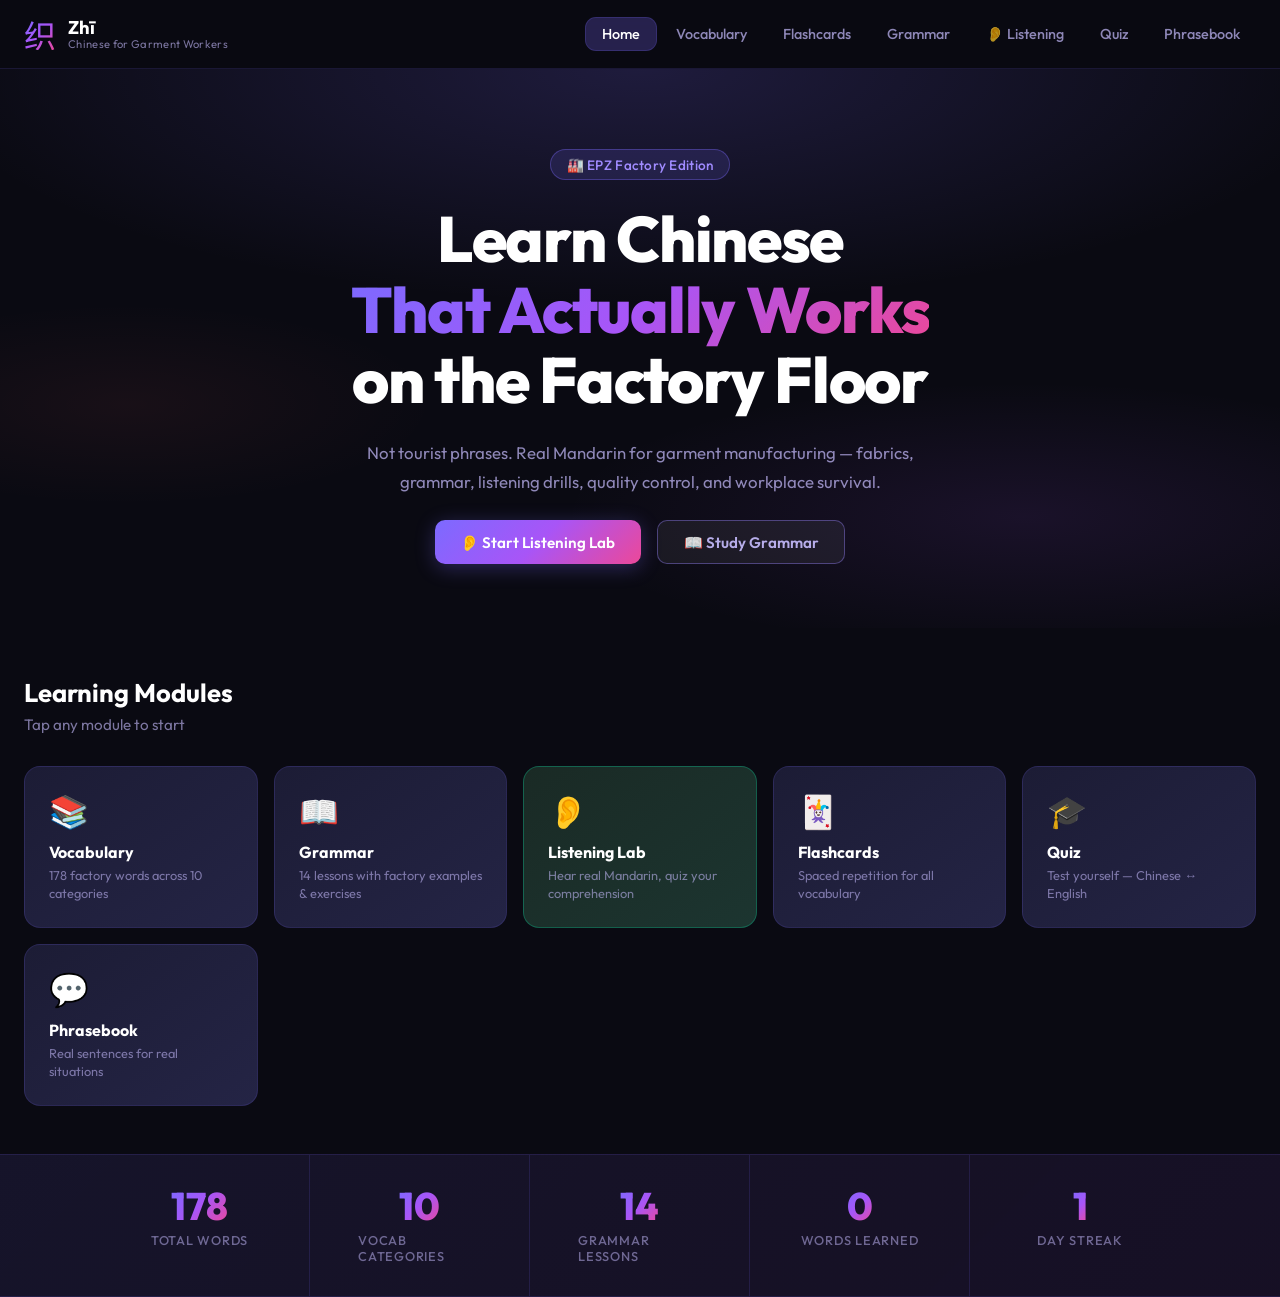
<file: index.html>
<!DOCTYPE html>
<html lang="en">
<head>
  <meta charset="UTF-8" />
  <meta name="viewport" content="width=device-width, initial-scale=1.0" />
  <title>织 Zhī | Chinese for the Garment Industry</title>
  <meta name="description" content="Learn Mandarin Chinese vocabulary, grammar, and listening for the garment and textile industry." />
  <link rel="preconnect" href="https://fonts.googleapis.com" />
  <link rel="preconnect" href="https://fonts.gstatic.com" crossorigin />
  <link href="https://fonts.googleapis.com/css2?family=Outfit:wght@300;400;500;600;700;800&family=Noto+Sans+SC:wght@300;400;500;700&display=swap" rel="stylesheet" />
  <link rel="stylesheet" href="styles.css" />
</head>
<body>
  <header class="site-header">
    <div class="header-inner">
      <div class="logo">
        <span class="logo-char">织</span>
        <div class="logo-text">
          <span class="logo-title">Zhī</span>
          <span class="logo-sub">Chinese for Garment Workers</span>
        </div>
      </div>
      <nav class="header-nav" id="main-nav">
        <button class="nav-btn active" data-view="home">Home</button>
        <button class="nav-btn" data-view="vocabulary">Vocabulary</button>
        <button class="nav-btn" data-view="flashcards">Flashcards</button>
        <button class="nav-btn" data-view="grammar">Grammar</button>
        <button class="nav-btn" data-view="listening">👂 Listening</button>
        <button class="nav-btn" data-view="quiz">Quiz</button>
        <button class="nav-btn" data-view="phrasebook">Phrasebook</button>
      </nav>
      <button class="hamburger" id="hamburger" aria-label="Toggle menu">
        <span></span><span></span><span></span>
      </button>
    </div>
  </header>

  <main id="app">

    <!-- ═══════════════════════════════════════ HOME ══════════════════════════ -->
    <section class="view active" id="view-home">
      <div class="hero">
        <div class="hero-bg"></div>
        <div class="hero-content">
          <p class="hero-badge">🏭 EPZ Factory Edition</p>
          <h1 class="hero-title">
            Learn Chinese<br />
            <span class="gradient-text">That Actually Works</span><br />
            on the Factory Floor
          </h1>
          <p class="hero-desc">
            Not tourist phrases. Real Mandarin for garment manufacturing — fabrics, grammar,
            listening drills, quality control, and workplace survival.
          </p>
          <div class="hero-actions">
            <button class="btn btn-primary" onclick="switchView('listening')">👂 Start Listening Lab</button>
            <button class="btn btn-ghost" onclick="switchView('grammar')">📖 Study Grammar</button>
          </div>
        </div>
      </div>
      <div class="section">
        <h2 class="section-title">Learning Modules</h2>
        <p class="section-sub">Tap any module to start</p>
        <div class="module-grid" id="module-grid">
          <div class="module-card" onclick="switchView('vocabulary')">
            <div class="module-icon">📚</div>
            <div class="module-name">Vocabulary</div>
            <div class="module-desc">178 factory words across 10 categories</div>
          </div>
          <div class="module-card" onclick="switchView('grammar')">
            <div class="module-icon">📖</div>
            <div class="module-name">Grammar</div>
            <div class="module-desc">14 lessons with factory examples & exercises</div>
          </div>
          <div class="module-card module-card--highlight" onclick="switchView('listening')">
            <div class="module-icon">👂</div>
            <div class="module-name">Listening Lab</div>
            <div class="module-desc">Hear real Mandarin, quiz your comprehension</div>
          </div>
          <div class="module-card" onclick="switchView('flashcards')">
            <div class="module-icon">🃏</div>
            <div class="module-name">Flashcards</div>
            <div class="module-desc">Spaced repetition for all vocabulary</div>
          </div>
          <div class="module-card" onclick="switchView('quiz')">
            <div class="module-icon">🎓</div>
            <div class="module-name">Quiz</div>
            <div class="module-desc">Test yourself — Chinese ↔ English</div>
          </div>
          <div class="module-card" onclick="switchView('phrasebook')">
            <div class="module-icon">💬</div>
            <div class="module-name">Phrasebook</div>
            <div class="module-desc">Real sentences for real situations</div>
          </div>
        </div>
      </div>
      <div class="stats-banner">
        <div class="stat-item">
          <span class="stat-number" id="stat-total">0</span>
          <span class="stat-label">Total Words</span>
        </div>
        <div class="stat-item">
          <span class="stat-number" id="stat-categories">0</span>
          <span class="stat-label">Vocab Categories</span>
        </div>
        <div class="stat-item">
          <span class="stat-number" id="stat-grammar">14</span>
          <span class="stat-label">Grammar Lessons</span>
        </div>
        <div class="stat-item">
          <span class="stat-number" id="stat-learned">0</span>
          <span class="stat-label">Words Learned</span>
        </div>
        <div class="stat-item">
          <span class="stat-number" id="stat-streak">0</span>
          <span class="stat-label">Day Streak</span>
        </div>
      </div>
    </section>

    <!-- ══════════════════════════════════ VOCABULARY ═════════════════════════ -->
    <section class="view" id="view-vocabulary">
      <div class="vocab-header">
        <h2>Vocabulary</h2>
        <div class="vocab-controls">
          <div class="search-wrap">
            <svg class="search-icon" viewBox="0 0 24 24" fill="none" stroke="currentColor" stroke-width="2"><circle cx="11" cy="11" r="8"/><path d="m21 21-4.35-4.35"/></svg>
            <input type="text" id="vocab-search" placeholder="Search words..." class="search-input" />
          </div>
          <select id="category-filter" class="select-input">
            <option value="all">All Categories</option>
          </select>
        </div>
      </div>
      <div class="category-tabs" id="category-tabs">
        <button class="cat-tab active" data-cat="all">All</button>
      </div>
      <div class="vocab-grid" id="vocab-grid"></div>
    </section>

    <!-- ═══════════════════════════════════ FLASHCARDS ════════════════════════ -->
    <section class="view" id="view-flashcards">
      <div class="fc-header">
        <h2>Flashcards</h2>
        <div class="fc-controls">
          <select id="fc-category" class="select-input">
            <option value="all">All Categories</option>
          </select>
          <button class="btn btn-sm" id="fc-shuffle">🔀 Shuffle</button>
        </div>
      </div>
      <div class="fc-progress-wrap">
        <div class="fc-progress-bar"><div class="fc-progress-fill" id="fc-progress-fill"></div></div>
        <span class="fc-progress-text" id="fc-progress-text">0 / 0</span>
      </div>
      <div class="fc-area">
        <div class="flashcard" id="flashcard" tabindex="0">
          <div class="flashcard-inner" id="flashcard-inner">
            <div class="flashcard-front">
              <div class="fc-category-label" id="fc-cat-label"></div>
              <div class="fc-chinese" id="fc-chinese"></div>
              <div class="fc-pinyin" id="fc-pinyin"></div>
              <button class="fc-speak-btn" id="fc-speak-btn" aria-label="Hear pronunciation">🔊 Hear pronunciation</button>
              <div class="fc-hint">Tap card to flip</div>
            </div>
            <div class="flashcard-back">
              <div class="fc-english" id="fc-english"></div>
              <div class="fc-example" id="fc-example"></div>
              <div class="fc-example-pinyin" id="fc-example-pinyin"></div>
            </div>
          </div>
        </div>
        <div class="fc-nav">
          <button class="btn btn-ghost btn-icon" id="fc-prev" aria-label="Previous">
            <svg viewBox="0 0 24 24" fill="none" stroke="currentColor" stroke-width="2.5"><path d="M15 18l-6-6 6-6"/></svg>
          </button>
          <div class="fc-feedback">
            <button class="btn-feedback hard" id="fc-hard">😬 Hard</button>
            <button class="btn-feedback ok" id="fc-ok">👍 Got it</button>
            <button class="btn-feedback easy" id="fc-easy">🎯 Easy</button>
          </div>
          <button class="btn btn-ghost btn-icon" id="fc-next" aria-label="Next">
            <svg viewBox="0 0 24 24" fill="none" stroke="currentColor" stroke-width="2.5"><path d="M9 18l6-6-6-6"/></svg>
          </button>
        </div>
      </div>
    </section>

    <!-- ════════════════════════════════════ GRAMMAR ══════════════════════════ -->
    <section class="view" id="view-grammar">
      <div class="grammar-layout">
        <!-- Sidebar: lesson list -->
        <aside class="grammar-sidebar" id="grammar-sidebar">
          <div class="grammar-sidebar-header">
            <h2>Grammar</h2>
            <p>14 lessons</p>
          </div>
          <div class="lesson-list" id="lesson-list"><!-- filled by JS --></div>
        </aside>
        <!-- Main: lesson content -->
        <div class="grammar-main" id="grammar-main">
          <div class="grammar-landing" id="grammar-landing">
            <div class="grammar-landing-icon">📖</div>
            <h2>Chinese Grammar for the Factory Floor</h2>
            <p>14 structured lessons, from basic word order to the 把 construction. Every example uses garment industry language so what you learn here you use immediately.</p>
            <button class="btn btn-primary" onclick="openLesson(1)">Start with Lesson 1 →</button>
          </div>
          <div class="grammar-lesson hidden" id="grammar-lesson"><!-- filled by JS --></div>
        </div>
      </div>
    </section>

    <!-- ══════════════════════════════════ LISTENING ══════════════════════════ -->
    <section class="view" id="view-listening">
      <!-- Set selection screen -->
      <div class="listen-wrapper" id="listen-set-select">
        <div class="listen-hero">
          <div class="listen-hero-icon">👂</div>
          <h2>Listening Lab</h2>
          <p>Hear real Mandarin — factory floor register — and test your comprehension. Audio is generated using Chinese text-to-speech built into your browser.</p>
          <div class="tts-check" id="tts-check">
            <span class="tts-dot" id="tts-dot"></span>
            <span id="tts-status">Checking audio support…</span>
          </div>
        </div>
        <div class="listen-sets-grid" id="listen-sets-grid"><!-- filled by JS --></div>
      </div>

      <!-- Active exercise screen -->
      <div class="listen-exercise hidden" id="listen-exercise">
        <div class="listen-ex-header">
          <button class="btn btn-ghost btn-sm" id="listen-back">← Back to Sets</button>
          <div class="listen-ex-meta">
            <span class="listen-ex-title" id="listen-ex-title"></span>
            <span class="listen-ex-counter" id="listen-ex-counter"></span>
          </div>
        </div>
        <div class="listen-ex-progress">
          <div class="listen-ex-progress-fill" id="listen-ex-prog-fill"></div>
        </div>

        <!-- Audio player card -->
        <div class="audio-card" id="audio-card">
          <div class="audio-wave" id="audio-wave">
            <span></span><span></span><span></span><span></span><span></span>
            <span></span><span></span><span></span><span></span><span></span>
          </div>
          <button class="audio-play-btn" id="audio-play-btn" aria-label="Play audio">
            <svg viewBox="0 0 24 24" fill="currentColor"><polygon points="5,3 19,12 5,21"/></svg>
          </button>
          <div class="audio-controls">
            <div class="speed-btns">
              <span class="speed-label">Speed:</span>
              <button class="speed-btn" data-rate="0.5">0.5×</button>
              <button class="speed-btn active" data-rate="0.8">0.8×</button>
              <button class="speed-btn" data-rate="1.0">1×</button>
            </div>
            <button class="btn btn-sm btn-ghost" id="audio-replay">↺ Replay</button>
          </div>
          <div class="audio-hint">Listen carefully, then choose your answer below</div>
        </div>

        <!-- Question & Choices -->
        <div class="listen-question-card" id="listen-question-card">
          <div class="listen-question-text" id="listen-question-text"></div>
          <div class="listen-choices" id="listen-choices"><!-- filled by JS --></div>
        </div>

        <!-- Reveal / Feedback -->
        <div class="listen-reveal hidden" id="listen-reveal">
          <div class="reveal-header" id="reveal-header"></div>
          <div class="reveal-body">
            <div class="reveal-cn" id="reveal-cn"></div>
            <div class="reveal-py" id="reveal-py"></div>
            <div class="reveal-en" id="reveal-en"></div>
          </div>
          <button class="btn btn-primary" id="listen-next-btn">Next →</button>
        </div>
      </div>

      <!-- Results screen -->
      <div class="listen-result hidden" id="listen-result">
        <div class="result-emoji" id="lr-emoji">🎉</div>
        <h2 class="result-title">Set Complete!</h2>
        <div class="result-score-wrap">
          <div class="result-score-circle">
            <span class="result-score-num" id="lr-score-num">0</span>
            <span class="result-score-den" id="lr-score-den">/ 0</span>
          </div>
        </div>
        <p class="result-msg" id="lr-msg"></p>
        <div class="result-actions">
          <button class="btn btn-primary" id="lr-retry">Retry Set</button>
          <button class="btn btn-ghost" onclick="showListenSets()">Try Another Set</button>
        </div>
      </div>
    </section>

    <!-- ════════════════════════════════════ QUIZ ═════════════════════════════ -->
    <section class="view" id="view-quiz">
      <div class="quiz-wrapper" id="quiz-wrapper">
        <div class="quiz-start" id="quiz-start">
          <div class="quiz-start-icon">🎓</div>
          <h2>Test Your Knowledge</h2>
          <p>Choose a category and test what you've learned.</p>
          <div class="quiz-options">
            <label>Category</label>
            <select id="quiz-category" class="select-input"><option value="all">All Categories</option></select>
            <label>Question Type</label>
            <div class="quiz-type-btns">
              <button class="type-btn active" data-type="cn-to-en">Chinese → English</button>
              <button class="type-btn" data-type="en-to-cn">English → Chinese</button>
            </div>
            <label>Number of Questions</label>
            <div class="quiz-count-btns">
              <button class="count-btn active" data-count="10">10</button>
              <button class="count-btn" data-count="20">20</button>
              <button class="count-btn" data-count="30">30</button>
            </div>
          </div>
          <button class="btn btn-primary btn-lg" id="start-quiz">Start Quiz</button>
        </div>
        <div class="quiz-game hidden" id="quiz-game">
          <div class="quiz-top">
            <span class="quiz-counter" id="quiz-counter">Q 1 / 10</span>
            <div class="quiz-score-wrap"><span class="quiz-score-label">Score</span><span class="quiz-score" id="quiz-score">0</span></div>
          </div>
          <div class="quiz-progress-bar"><div class="quiz-progress-fill" id="quiz-progress-fill"></div></div>
          <div class="quiz-card" id="quiz-card">
            <div class="quiz-question-label" id="quiz-q-label"></div>
            <div class="quiz-question" id="quiz-question"></div>
            <div class="quiz-pinyin" id="quiz-pinyin"></div>
            <div class="quiz-choices" id="quiz-choices"></div>
          </div>
        </div>
        <div class="quiz-result hidden" id="quiz-result">
          <div class="result-emoji" id="result-emoji">🎉</div>
          <h2 class="result-title">Quiz Complete!</h2>
          <div class="result-score-wrap">
            <div class="result-score-circle">
              <span class="result-score-num" id="result-score-num">0</span>
              <span class="result-score-den" id="result-score-den">/ 10</span>
            </div>
          </div>
          <p class="result-msg" id="result-msg"></p>
          <div class="result-actions">
            <button class="btn btn-primary" id="quiz-retry">Try Again</button>
            <button class="btn btn-ghost" onclick="switchView('vocabulary')">Study More</button>
          </div>
        </div>
      </div>
    </section>

    <!-- ══════════════════════════════════ PHRASEBOOK ═════════════════════════ -->
    <section class="view" id="view-phrasebook">
      <div class="phrasebook-header">
        <h2>Phrasebook</h2>
        <p>Real sentences for real situations on the factory floor</p>
      </div>
      <div class="phrase-categories" id="phrase-categories"></div>
      <div class="phrase-list" id="phrase-list"></div>
    </section>

  </main>

  <!-- Word Detail Modal -->
  <div class="modal-overlay" id="modal-overlay" aria-modal="true" role="dialog">
    <div class="modal" id="word-modal">
      <button class="modal-close" id="modal-close" aria-label="Close">✕</button>
      <div class="modal-head">
        <div>
          <div class="modal-chinese" id="modal-chinese"></div>
          <div class="modal-pinyin" id="modal-pinyin"></div>
        </div>
        <button class="modal-speak-btn" id="modal-speak" aria-label="Hear pronunciation">🔊</button>
      </div>
      <div class="modal-english" id="modal-english"></div>
      <div class="modal-category" id="modal-category"></div>
      <div class="modal-divider"></div>
      <div class="modal-example-section">
        <p class="modal-label">Example Usage</p>
        <div class="modal-example-cn" id="modal-example-cn"></div>
        <div class="modal-example-pinyin" id="modal-example-pinyin"></div>
        <div class="modal-example-en" id="modal-example-en"></div>
      </div>
      <div class="modal-actions">
        <button class="btn btn-sm btn-primary" id="modal-add-fc">Add to Flashcards</button>
        <button class="modal-mark-btn" id="modal-mark-known">Mark as Learned ✓</button>
      </div>
    </div>
  </div>

  <script src="data.js"></script>
  <script src="grammar.js"></script>
  <script src="listening.js"></script>
  <script src="app.js"></script>
</body>
</html>
</file>
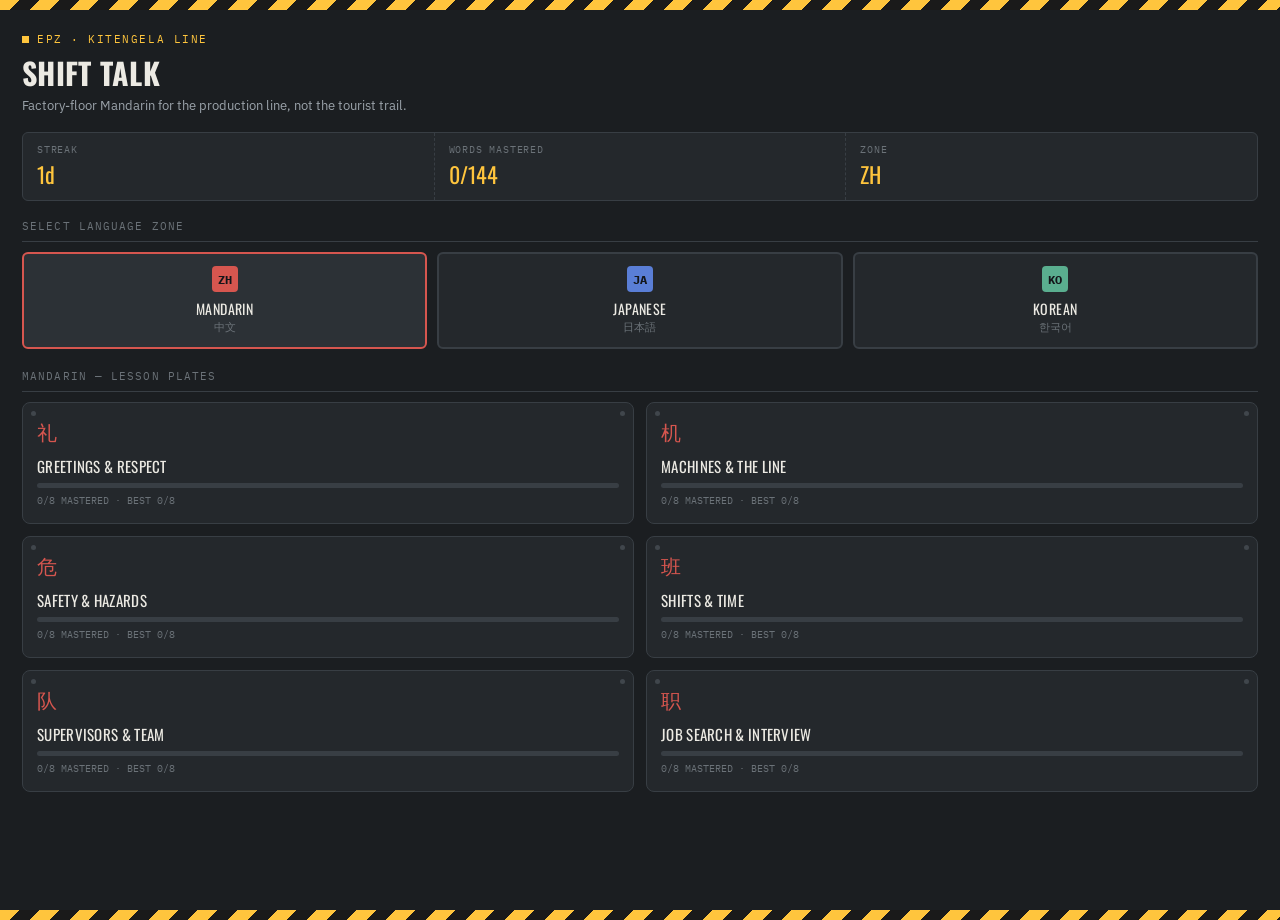
<file: shift-talk.html>
<!DOCTYPE html>
<html lang="en">
<head>
<meta charset="UTF-8">
<meta name="viewport" content="width=device-width, initial-scale=1.0, viewport-fit=cover">
<title>Shift Talk — Factory Floor Language Trainer</title>
<link rel="manifest" href="manifest.json">
<meta name="theme-color" content="#1B1E21">
<meta name="mobile-web-app-capable" content="yes">
<meta name="apple-mobile-web-app-capable" content="yes">
<meta name="apple-mobile-web-app-status-bar-style" content="black-translucent">
<meta name="apple-mobile-web-app-title" content="Shift Talk">
<link rel="apple-touch-icon" href="icon-192.png">
<link rel="icon" href="icon-192.png">
<style>
@import url('https://fonts.googleapis.com/css2?family=Oswald:wght@500;600;700&family=IBM+Plex+Sans:wght@400;500;600;700&family=IBM+Plex+Mono:wght@500;600&display=swap');

html, body {
  margin: 0;
  padding: 0;
  min-height: 100%;
  background: #1B1E21;
}

.st-root {
  --bg: #1B1E21;
  --surface: #24282C;
  --surface-raised: #2C3136;
  --steel: #5A7A8F;
  --steel-dim: #3D5563;
  --yellow: #FFC53D;
  --yellow-dim: #8A6C1F;
  --orange: #E8590C;
  --red: #D6564F;
  --green: #5FA777;
  --text: #ECEAE3;
  --text-dim: #9BA3AA;
  --text-faint: #6B7278;
  --line: #383E44;
  --rivet: #40464C;
  --font-display: 'Oswald', sans-serif;
  --font-body: 'IBM Plex Sans', sans-serif;
  --font-mono: 'IBM Plex Mono', monospace;

  background: var(--bg);
  color: var(--text);
  font-family: var(--font-body);
  border-radius: 0;
  padding: 0;
  overflow: hidden;
  min-height: 100vh;
  min-height: 100dvh;
  width: 100%;
  position: relative;
}

.st-root * { box-sizing: border-box; }

/* ---------- hazard stripe ---------- */
.st-hazard {
  height: 10px;
  width: 100%;
  background: repeating-linear-gradient(
    135deg,
    var(--yellow) 0px, var(--yellow) 14px,
    #1a1a1a 14px, #1a1a1a 28px
  );
  flex-shrink: 0;
}

/* ---------- layout shell ---------- */
.st-shell {
  display: flex;
  flex-direction: column;
  min-height: 100vh;
  min-height: 100dvh;
}

.st-scroll {
  flex: 1;
  overflow-y: auto;
  padding: 22px 22px 32px;
}

/* ---------- header ---------- */
.st-header {
  padding: 18px 22px 4px;
}
.st-eyebrow {
  font-family: var(--font-mono);
  font-size: 11px;
  letter-spacing: 0.14em;
  color: var(--yellow);
  text-transform: uppercase;
  display: flex;
  align-items: center;
  gap: 8px;
}
.st-eyebrow::before {
  content: "";
  width: 7px; height: 7px;
  background: var(--yellow);
  display: inline-block;
}
.st-title {
  font-family: var(--font-display);
  font-size: 30px;
  font-weight: 700;
  letter-spacing: 0.01em;
  text-transform: uppercase;
  margin: 4px 0 2px;
  color: var(--text);
}
.st-subtitle {
  font-size: 13px;
  color: var(--text-dim);
  margin-bottom: 14px;
}

/* ---------- punch card streak strip ---------- */
.st-punch {
  display: flex;
  align-items: stretch;
  background: var(--surface);
  border: 1px solid var(--line);
  border-radius: 6px;
  overflow: hidden;
  margin-bottom: 18px;
}
.st-punch-cell {
  flex: 1;
  padding: 10px 14px;
  border-right: 1px dashed var(--line);
}
.st-punch-cell:last-child { border-right: none; }
.st-punch-label {
  font-family: var(--font-mono);
  font-size: 10px;
  color: var(--text-faint);
  text-transform: uppercase;
  letter-spacing: 0.08em;
}
.st-punch-value {
  font-family: var(--font-display);
  font-size: 22px;
  color: var(--yellow);
  margin-top: 2px;
}

/* ---------- language tabs (zone signage) ---------- */
.st-zones {
  display: flex;
  gap: 10px;
  margin-bottom: 20px;
}
.st-zone {
  flex: 1;
  background: var(--surface);
  border: 2px solid var(--line);
  border-radius: 6px;
  padding: 12px 10px;
  cursor: pointer;
  text-align: center;
  transition: border-color 0.15s, background 0.15s;
  font-family: var(--font-body);
}
.st-zone:hover { border-color: var(--steel); }
.st-zone.active {
  border-color: var(--zone-color, var(--yellow));
  background: var(--surface-raised);
}
.st-zone-chip {
  width: 26px; height: 26px;
  border-radius: 4px;
  background: var(--zone-color, var(--yellow));
  margin: 0 auto 6px;
  display: flex; align-items: center; justify-content: center;
  font-family: var(--font-mono);
  font-size: 12px;
  font-weight: 700;
  color: #14161a;
}
.st-zone-name {
  font-family: var(--font-display);
  font-size: 14px;
  letter-spacing: 0.03em;
  text-transform: uppercase;
}
.st-zone-native {
  font-size: 11px;
  color: var(--text-faint);
  margin-top: 1px;
}

/* ---------- section label ---------- */
.st-section-label {
  font-family: var(--font-mono);
  font-size: 11px;
  letter-spacing: 0.1em;
  text-transform: uppercase;
  color: var(--text-faint);
  margin: 4px 0 10px;
  padding-bottom: 8px;
  border-bottom: 1px solid var(--line);
}

/* ---------- category plates ---------- */
.st-plates {
  display: grid;
  grid-template-columns: 1fr 1fr;
  gap: 12px;
}
.st-plate {
  background: var(--surface);
  border: 1px solid var(--line);
  border-radius: 8px;
  padding: 16px 14px;
  cursor: pointer;
  position: relative;
  transition: transform 0.12s, border-color 0.12s;
}
.st-plate:hover { transform: translateY(-2px); border-color: var(--steel); }
.st-plate::before, .st-plate::after {
  content: "";
  position: absolute;
  width: 5px; height: 5px;
  border-radius: 50%;
  background: var(--rivet);
  top: 8px;
}
.st-plate::before { left: 8px; }
.st-plate::after { right: 8px; }
.st-plate-icon {
  font-family: var(--font-mono);
  font-size: 20px;
  color: var(--plate-color, var(--steel));
  margin-bottom: 8px;
}
.st-plate-title {
  font-family: var(--font-display);
  font-size: 15px;
  text-transform: uppercase;
  letter-spacing: 0.02em;
  margin-bottom: 6px;
}
.st-plate-bar-track {
  height: 5px;
  background: var(--line);
  border-radius: 3px;
  overflow: hidden;
  margin-bottom: 6px;
}
.st-plate-bar-fill {
  height: 100%;
  background: var(--plate-color, var(--steel));
  border-radius: 3px;
  transition: width 0.3s;
}
.st-plate-meta {
  font-family: var(--font-mono);
  font-size: 10px;
  color: var(--text-faint);
}

/* ---------- lesson screen ---------- */
.st-lesson-top {
  display: flex;
  align-items: center;
  gap: 10px;
  margin-bottom: 16px;
}
.st-back {
  font-family: var(--font-mono);
  font-size: 11px;
  color: var(--text-dim);
  cursor: pointer;
  padding: 6px 10px;
  border: 1px solid var(--line);
  border-radius: 4px;
  background: var(--surface);
  text-transform: uppercase;
  letter-spacing: 0.06em;
}
.st-back:hover { color: var(--yellow); border-color: var(--yellow); }
.st-lesson-title {
  font-family: var(--font-display);
  font-size: 18px;
  text-transform: uppercase;
}

.st-mode-toggle {
  display: flex;
  gap: 6px;
  margin-bottom: 18px;
  flex-wrap: wrap;
}
.st-mode-btn {
  flex: 1;
  min-width: 72px;
  text-align: center;
  padding: 9px 4px;
  border: 1px solid var(--line);
  border-radius: 5px;
  background: var(--surface);
  font-family: var(--font-mono);
  font-size: 10px;
  letter-spacing: 0.06em;
  text-transform: uppercase;
  cursor: pointer;
  color: var(--text-dim);
}
.st-mode-btn.active {
  background: var(--steel-dim);
  border-color: var(--steel);
  color: var(--text);
}

/* ---------- speak / listen shared ---------- */
.st-practice-card {
  background: var(--surface);
  border: 1px solid var(--line);
  border-radius: 10px;
  padding: 26px 20px;
  text-align: center;
  margin-bottom: 16px;
  position: relative;
}
.st-mic-btn {
  width: 68px; height: 68px;
  border-radius: 50%;
  background: var(--yellow);
  color: #14161a;
  border: none;
  font-size: 26px;
  cursor: pointer;
  margin: 14px auto 6px;
  display: flex;
  align-items: center;
  justify-content: center;
  transition: transform 0.12s;
}
.st-mic-btn:hover { transform: scale(1.06); }
.st-mic-btn.listening {
  background: var(--orange);
  animation: st-pulse 0.6s ease-in-out infinite alternate;
}
.st-mic-btn:disabled { opacity: 0.4; cursor: default; }
.st-mic-label {
  font-family: var(--font-mono);
  font-size: 10px;
  color: var(--text-faint);
  text-transform: uppercase;
  letter-spacing: 0.08em;
  margin-top: 4px;
}
.st-feedback {
  border-radius: 8px;
  padding: 12px 14px;
  margin: 14px 0;
  text-align: left;
  font-size: 13px;
  border: 1px solid var(--line);
}
.st-feedback.correct { border-color: var(--green); background: rgba(95,167,119,0.1); color: var(--green); }
.st-feedback.close { border-color: var(--yellow); background: rgba(255,197,61,0.1); color: var(--yellow); }
.st-feedback.incorrect { border-color: var(--red); background: rgba(214,86,79,0.1); color: var(--red); }
.st-feedback-sub {
  font-family: var(--font-mono);
  font-size: 11px;
  color: var(--text-dim);
  margin-top: 4px;
}
.st-listen-mystery {
  font-family: var(--font-mono);
  font-size: 46px;
  color: var(--text-faint);
  letter-spacing: 0.1em;
  margin-bottom: 6px;
}
.st-listen-reveal .st-card-native { font-size: 34px; margin-bottom: 4px; }
.st-text-fallback {
  display: flex;
  gap: 8px;
  margin-top: 12px;
}
.st-text-fallback input {
  flex: 1;
  background: var(--surface-raised);
  border: 1px solid var(--line);
  border-radius: 5px;
  padding: 10px 12px;
  color: var(--text);
  font-family: var(--font-body);
  font-size: 14px;
}
.st-text-fallback button {
  background: var(--yellow);
  color: #14161a;
  border: none;
  border-radius: 5px;
  padding: 0 16px;
  font-family: var(--font-mono);
  font-size: 11px;
  text-transform: uppercase;
  letter-spacing: 0.06em;
  cursor: pointer;
}
.st-practice-nav {
  display: flex;
  gap: 10px;
  justify-content: space-between;
}
.st-support-note {
  font-family: var(--font-mono);
  font-size: 10px;
  color: var(--text-faint);
  text-align: center;
  margin-top: 10px;
  line-height: 1.5;
}

/* ---------- flashcard ---------- */
.st-card-wrap {
  perspective: 1200px;
  margin-bottom: 18px;
}
.st-card {
  min-height: 200px;
  background: var(--surface);
  border: 1px solid var(--line);
  border-radius: 10px;
  display: flex;
  flex-direction: column;
  align-items: center;
  justify-content: center;
  cursor: pointer;
  padding: 24px;
  text-align: center;
  position: relative;
}
.st-card::before {
  content: attr(data-tag);
  position: absolute;
  top: 12px; left: 14px;
  font-family: var(--font-mono);
  font-size: 10px;
  color: var(--text-faint);
  letter-spacing: 0.08em;
  text-transform: uppercase;
}
.st-card-native {
  font-size: 40px;
  font-weight: 600;
  margin-bottom: 8px;
  line-height: 1.2;
}
.st-card-roman {
  font-family: var(--font-mono);
  font-size: 15px;
  color: var(--yellow);
  margin-bottom: 14px;
}
.st-card-english {
  font-size: 18px;
  color: var(--text-dim);
  border-top: 1px dashed var(--line);
  padding-top: 14px;
  margin-top: 4px;
  width: 100%;
}
.st-card-hint {
  font-family: var(--font-mono);
  font-size: 10px;
  color: var(--text-faint);
  margin-top: 14px;
  text-transform: uppercase;
  letter-spacing: 0.08em;
}

.st-speak-btn {
  position: absolute;
  top: 56px; right: 12px;
  width: 34px; height: 34px;
  border-radius: 50%;
  background: var(--yellow);
  color: #14161a;
  border: none;
  display: flex;
  align-items: center;
  justify-content: center;
  font-size: 15px;
  cursor: pointer;
  transition: transform 0.12s, background 0.12s;
}
.st-speak-btn:hover { transform: scale(1.08); }
.st-speak-btn.speaking { background: var(--orange); animation: st-pulse 0.6s ease-in-out infinite alternate; }
.st-speak-btn.inline {
  position: static;
  width: 30px; height: 30px;
  font-size: 13px;
  margin-left: 8px;
  flex-shrink: 0;
}
@keyframes st-pulse {
  from { box-shadow: 0 0 0 0 rgba(232, 89, 12, 0.5); }
  to { box-shadow: 0 0 0 7px rgba(232, 89, 12, 0); }
}
.st-quiz-native-row, .st-card-native-row {
  display: flex;
  align-items: center;
  justify-content: center;
  gap: 4px;
}
.st-voice-note {
  font-family: var(--font-mono);
  font-size: 9px;
  color: var(--text-faint);
  text-align: center;
  margin-top: 10px;
  text-transform: uppercase;
  letter-spacing: 0.06em;
}

.st-card-nav {
  display: flex;
  align-items: center;
  justify-content: space-between;
  gap: 10px;
}
.st-nav-btn {
  padding: 10px 16px;
  border-radius: 5px;
  border: 1px solid var(--line);
  background: var(--surface);
  color: var(--text);
  font-family: var(--font-mono);
  font-size: 12px;
  cursor: pointer;
  text-transform: uppercase;
  letter-spacing: 0.06em;
}
.st-nav-btn:hover { border-color: var(--steel); }
.st-nav-btn:disabled { opacity: 0.35; cursor: default; }
.st-dots {
  display: flex; gap: 6px;
}
.st-dot {
  width: 7px; height: 7px;
  border-radius: 50%;
  background: var(--line);
}
.st-dot.on { background: var(--yellow); }

/* ---------- quiz ---------- */
.st-quiz-progress {
  font-family: var(--font-mono);
  font-size: 11px;
  color: var(--text-faint);
  margin-bottom: 10px;
  text-transform: uppercase;
  letter-spacing: 0.06em;
}
.st-quiz-prompt {
  background: var(--surface);
  border: 1px solid var(--line);
  border-radius: 10px;
  padding: 26px 20px;
  text-align: center;
  margin-bottom: 16px;
}
.st-quiz-native {
  font-size: 34px;
  font-weight: 600;
  margin-bottom: 6px;
}
.st-quiz-roman {
  font-family: var(--font-mono);
  font-size: 14px;
  color: var(--yellow);
}
.st-quiz-instruction {
  font-family: var(--font-mono);
  font-size: 10px;
  color: var(--text-faint);
  text-transform: uppercase;
  letter-spacing: 0.08em;
  margin-top: 10px;
}
.st-options {
  display: flex;
  flex-direction: column;
  gap: 9px;
}
.st-option {
  text-align: left;
  padding: 13px 16px;
  border-radius: 6px;
  border: 1px solid var(--line);
  background: var(--surface);
  color: var(--text);
  font-size: 14px;
  cursor: pointer;
  transition: border-color 0.12s, background 0.12s;
}
.st-option:hover { border-color: var(--steel); }
.st-option.correct {
  border-color: var(--green);
  background: rgba(95, 167, 119, 0.12);
  color: var(--green);
}
.st-option.incorrect {
  border-color: var(--red);
  background: rgba(214, 86, 79, 0.12);
  color: var(--red);
}
.st-option.disabled { pointer-events: none; opacity: 0.55; }

.st-quiz-result {
  text-align: center;
  padding: 30px 20px;
  background: var(--surface);
  border: 1px solid var(--line);
  border-radius: 10px;
}
.st-quiz-result-score {
  font-family: var(--font-display);
  font-size: 44px;
  color: var(--yellow);
  margin-bottom: 4px;
}
.st-quiz-result-label {
  font-family: var(--font-mono);
  font-size: 12px;
  color: var(--text-dim);
  text-transform: uppercase;
  letter-spacing: 0.08em;
  margin-bottom: 20px;
}
.st-quiz-result-btn {
  display: inline-block;
  padding: 11px 22px;
  border-radius: 5px;
  background: var(--yellow);
  color: #14161a;
  font-family: var(--font-mono);
  font-weight: 600;
  font-size: 12px;
  text-transform: uppercase;
  letter-spacing: 0.06em;
  cursor: pointer;
  border: none;
  margin: 0 5px;
}
.st-quiz-result-btn.secondary {
  background: transparent;
  border: 1px solid var(--line);
  color: var(--text-dim);
}

.st-loading {
  padding: 60px 20px;
  text-align: center;
  color: var(--text-faint);
  font-family: var(--font-mono);
  font-size: 12px;
  text-transform: uppercase;
  letter-spacing: 0.08em;
}

@media (max-width: 480px) {
  .st-plates { grid-template-columns: 1fr; }
  .st-card-native { font-size: 32px; }
}
</style>
</head>
<body>

<div class="st-root" id="stRoot">
  <div class="st-hazard"></div>
  <div class="st-shell">
    <div id="stApp" class="st-scroll">
      <div class="st-loading">Loading progress log&hellip;</div>
    </div>
  </div>
  <div class="st-hazard"></div>
</div>

<script>
(function () {
  const root = document.getElementById('stRoot');
  const app = document.getElementById('stApp');

  // ---------------- vocab data ----------------
  const VOCAB = {
    zh: {
      name: "Mandarin", native: "中文", color: "#D6564F", code: "ZH",
      categories: {
        greetings: { label: "Greetings & Respect", icon: "礼", words: [
          { n: "你好", r: "nǐ hǎo", e: "Hello" },
          { n: "谢谢", r: "xièxiè", e: "Thank you" },
          { n: "请", r: "qǐng", e: "Please" },
          { n: "对不起", r: "duìbùqǐ", e: "Sorry" },
          { n: "早上好", r: "zǎoshang hǎo", e: "Good morning" },
          { n: "师傅", r: "shīfu", e: "Skilled worker (respectful term)" },
          { n: "再见", r: "zàijiàn", e: "Goodbye" },
          { n: "老板", r: "lǎobǎn", e: "Boss" },
        ]},
        machines: { label: "Machines & the Line", icon: "机", words: [
          { n: "机器", r: "jīqì", e: "Machine" },
          { n: "生产线", r: "shēngchǎnxiàn", e: "Production line" },
          { n: "零件", r: "língjiàn", e: "Parts" },
          { n: "工具", r: "gōngjù", e: "Tool" },
          { n: "检查", r: "jiǎnchá", e: "Inspect" },
          { n: "包装", r: "bāozhuāng", e: "Packaging" },
          { n: "生产", r: "shēngchǎn", e: "Production" },
          { n: "维修", r: "wéixiū", e: "Repair / maintenance" },
        ]},
        safety: { label: "Safety & Hazards", icon: "危", words: [
          { n: "安全", r: "ānquán", e: "Safety" },
          { n: "小心", r: "xiǎoxīn", e: "Be careful" },
          { n: "危险", r: "wēixiǎn", e: "Danger" },
          { n: "手套", r: "shǒutào", e: "Gloves" },
          { n: "停", r: "tíng", e: "Stop" },
          { n: "出口", r: "chūkǒu", e: "Exit" },
          { n: "头盔", r: "tóukuī", e: "Helmet" },
          { n: "事故", r: "shìgù", e: "Accident" },
        ]},
        shifts: { label: "Shifts & Time", icon: "班", words: [
          { n: "班次", r: "bāncì", e: "Shift" },
          { n: "上班", r: "shàngbān", e: "Clock in" },
          { n: "下班", r: "xiàbān", e: "Clock out" },
          { n: "加班", r: "jiābān", e: "Overtime" },
          { n: "休息", r: "xiūxi", e: "Break" },
          { n: "迟到", r: "chídào", e: "Late" },
          { n: "周末", r: "zhōumò", e: "Weekend" },
          { n: "请假", r: "qǐngjià", e: "Ask for leave" },
        ]},
        team: { label: "Supervisors & Team", icon: "队", words: [
          { n: "主管", r: "zhǔguǎn", e: "Supervisor" },
          { n: "经理", r: "jīnglǐ", e: "Manager" },
          { n: "同事", r: "tóngshì", e: "Colleague" },
          { n: "帮助", r: "bāngzhù", e: "Help" },
          { n: "明白", r: "míngbai", e: "Understand" },
          { n: "报告", r: "bàogào", e: "Report" },
          { n: "会议", r: "huìyì", e: "Meeting" },
          { n: "团队", r: "tuánduì", e: "Team" },
        ]},
        jobsearch: { label: "Job Search & Interview", icon: "职", words: [
          { n: "找工作", r: "zhǎo gōngzuò", e: "Look for a job" },
          { n: "工资", r: "gōngzī", e: "Salary / wage" },
          { n: "经验", r: "jīngyàn", e: "Experience" },
          { n: "简历", r: "jiǎnlì", e: "Resume / CV" },
          { n: "面试", r: "miànshì", e: "Interview" },
          { n: "我可以马上开始", r: "wǒ kěyǐ mǎshàng kāishǐ", e: "I can start immediately" },
          { n: "合同", r: "hétong", e: "Contract" },
          { n: "身份证", r: "shēnfènzhèng", e: "ID card" },
        ]},
      }
    },
    ja: {
      name: "Japanese", native: "日本語", color: "#5A7ED6", code: "JA",
      categories: {
        greetings: { label: "Greetings & Respect", icon: "礼", words: [
          { n: "こんにちは", r: "konnichiwa", e: "Hello" },
          { n: "ありがとうございます", r: "arigatou gozaimasu", e: "Thank you" },
          { n: "すみません", r: "sumimasen", e: "Excuse me / Sorry" },
          { n: "お願いします", r: "onegaishimasu", e: "Please" },
          { n: "おはようございます", r: "ohayou gozaimasu", e: "Good morning" },
          { n: "お疲れ様です", r: "otsukaresama desu", e: "Thanks for your hard work" },
          { n: "さようなら", r: "sayounara", e: "Goodbye" },
          { n: "部長", r: "buchou", e: "Department head / boss" },
        ]},
        machines: { label: "Machines & the Line", icon: "機", words: [
          { n: "機械", r: "kikai", e: "Machine" },
          { n: "生産ライン", r: "seisan rain", e: "Production line" },
          { n: "部品", r: "buhin", e: "Parts" },
          { n: "工具", r: "kougu", e: "Tool" },
          { n: "検査", r: "kensa", e: "Inspection" },
          { n: "梱包", r: "konpou", e: "Packaging" },
          { n: "生産", r: "seisan", e: "Production" },
          { n: "修理", r: "shuuri", e: "Repair" },
        ]},
        safety: { label: "Safety & Hazards", icon: "危", words: [
          { n: "安全", r: "anzen", e: "Safety" },
          { n: "気をつけて", r: "ki wo tsukete", e: "Be careful" },
          { n: "危険", r: "kiken", e: "Danger" },
          { n: "手袋", r: "tebukuro", e: "Gloves" },
          { n: "止まれ", r: "tomare", e: "Stop" },
          { n: "出口", r: "deguchi", e: "Exit" },
          { n: "ヘルメット", r: "herumetto", e: "Helmet" },
          { n: "事故", r: "jiko", e: "Accident" },
        ]},
        shifts: { label: "Shifts & Time", icon: "勤", words: [
          { n: "シフト", r: "shifuto", e: "Shift" },
          { n: "出勤", r: "shukkin", e: "Clock in" },
          { n: "退勤", r: "taikin", e: "Clock out" },
          { n: "残業", r: "zangyou", e: "Overtime" },
          { n: "休憩", r: "kyuukei", e: "Break" },
          { n: "遅刻", r: "chikoku", e: "Late" },
          { n: "週末", r: "shuumatsu", e: "Weekend" },
          { n: "休暇", r: "kyuuka", e: "Leave / vacation" },
        ]},
        team: { label: "Supervisors & Team", icon: "隊", words: [
          { n: "上司", r: "joushi", e: "Supervisor" },
          { n: "マネージャー", r: "manejaa", e: "Manager" },
          { n: "同僚", r: "douryou", e: "Colleague" },
          { n: "手伝う", r: "tetsudau", e: "To help" },
          { n: "わかりました", r: "wakarimashita", e: "Understood" },
          { n: "報告", r: "houkoku", e: "Report" },
          { n: "会議", r: "kaigi", e: "Meeting" },
          { n: "チーム", r: "chiimu", e: "Team" },
        ]},
        jobsearch: { label: "Job Search & Interview", icon: "職", words: [
          { n: "仕事を探しています", r: "shigoto wo sagashiteimasu", e: "I am looking for a job" },
          { n: "給料", r: "kyuuryou", e: "Salary" },
          { n: "経験", r: "keiken", e: "Experience" },
          { n: "履歴書", r: "rirekisho", e: "Resume / CV" },
          { n: "面接", r: "mensetsu", e: "Interview" },
          { n: "すぐ始められます", r: "sugu hajimeraremasu", e: "I can start immediately" },
          { n: "契約", r: "keiyaku", e: "Contract" },
          { n: "身分証明書", r: "mibun shoumeisho", e: "ID card" },
        ]},
      }
    },
    ko: {
      name: "Korean", native: "한국어", color: "#5AAE8F", code: "KO",
      categories: {
        greetings: { label: "Greetings & Respect", icon: "례", words: [
          { n: "안녕하세요", r: "annyeonghaseyo", e: "Hello" },
          { n: "감사합니다", r: "gamsahamnida", e: "Thank you" },
          { n: "죄송합니다", r: "joesonghamnida", e: "Sorry" },
          { n: "부탁합니다", r: "butakhamnida", e: "Please" },
          { n: "안녕히 가세요", r: "annyeonghi gaseyo", e: "Goodbye" },
          { n: "수고하셨습니다", r: "sugohasyeotseumnida", e: "Thanks for your hard work" },
          { n: "사장님", r: "sajangnim", e: "Boss" },
          { n: "팀장님", r: "timjangnim", e: "Team leader" },
        ]},
        machines: { label: "Machines & the Line", icon: "機", words: [
          { n: "기계", r: "gigye", e: "Machine" },
          { n: "생산라인", r: "saengsan rain", e: "Production line" },
          { n: "부품", r: "bupum", e: "Parts" },
          { n: "공구", r: "gonggu", e: "Tool" },
          { n: "검사", r: "geomsa", e: "Inspection" },
          { n: "포장", r: "pojang", e: "Packaging" },
          { n: "생산", r: "saengsan", e: "Production" },
          { n: "수리", r: "suri", e: "Repair" },
        ]},
        safety: { label: "Safety & Hazards", icon: "危", words: [
          { n: "안전", r: "anjeon", e: "Safety" },
          { n: "조심하세요", r: "josimhaseyo", e: "Be careful" },
          { n: "위험", r: "wiheom", e: "Danger" },
          { n: "장갑", r: "janggap", e: "Gloves" },
          { n: "정지", r: "jeongji", e: "Stop" },
          { n: "출구", r: "chulgu", e: "Exit" },
          { n: "헬멧", r: "helmet", e: "Helmet" },
          { n: "사고", r: "sago", e: "Accident" },
        ]},
        shifts: { label: "Shifts & Time", icon: "勤", words: [
          { n: "교대", r: "gyodae", e: "Shift" },
          { n: "출근", r: "chulgeun", e: "Clock in" },
          { n: "퇴근", r: "toegeun", e: "Clock out" },
          { n: "야근", r: "yageun", e: "Overtime" },
          { n: "휴식", r: "hyusik", e: "Break" },
          { n: "지각", r: "jigak", e: "Late" },
          { n: "주말", r: "jumal", e: "Weekend" },
          { n: "휴가", r: "hyuga", e: "Leave / vacation" },
        ]},
        team: { label: "Supervisors & Team", icon: "隊", words: [
          { n: "상사", r: "sangsa", e: "Supervisor" },
          { n: "매니저", r: "maenijeo", e: "Manager" },
          { n: "동료", r: "dongryo", e: "Colleague" },
          { n: "도와주다", r: "dowajuda", e: "To help" },
          { n: "알겠습니다", r: "algesseumnida", e: "Understood" },
          { n: "보고", r: "bogo", e: "Report" },
          { n: "회의", r: "hoeui", e: "Meeting" },
          { n: "팀", r: "tim", e: "Team" },
        ]},
        jobsearch: { label: "Job Search & Interview", icon: "직", words: [
          { n: "일자리를 찾고 있어요", r: "iljarireul chatgo isseoyo", e: "I am looking for a job" },
          { n: "월급", r: "wolgeup", e: "Salary" },
          { n: "경력", r: "gyeongryeok", e: "Experience" },
          { n: "이력서", r: "iryeokseo", e: "Resume / CV" },
          { n: "면접", r: "myeonjeop", e: "Interview" },
          { n: "바로 시작할 수 있어요", r: "baro sijakhal su isseoyo", e: "I can start immediately" },
          { n: "계약", r: "gyeyak", e: "Contract" },
          { n: "신분증", r: "sinbunjeung", e: "ID card" },
        ]},
      }
    }
  };

  const CATEGORY_ORDER = ["greetings", "machines", "safety", "shifts", "team", "jobsearch"];

  const TTS_LANG = { zh: "zh-CN", ja: "ja-JP", ko: "ko-KR" };
  const MALE_VOICE_HINTS = {
    zh: ["kangkang", "yunxi", "yunyang", "yunjian", "yunfeng", "zhiwei", "male"],
    ja: ["ichiro", "keita", "otoya", "daichi", "male"],
    ko: ["injoon", "hyunsu", "male"],
  };
  const FEMALE_VOICE_HINTS = {
    zh: ["yaoyao", "xiaoxiao", "huihui", "tingting", "xiaoyi", "female"],
    ja: ["haruka", "kyoko", "nanami", "ayumi", "female"],
    ko: ["heami", "sunhi", "female"],
  };
  let voicesReady = false;
  let cachedVoices = [];

  function loadVoices() {
    if (!('speechSynthesis' in window)) return;
    cachedVoices = window.speechSynthesis.getVoices();
    if (cachedVoices.length) voicesReady = true;
  }
  if ('speechSynthesis' in window) {
    loadVoices();
    window.speechSynthesis.onvoiceschanged = loadVoices;
  }

  function pickVoice(bcp47, langCode) {
    if (!cachedVoices.length) loadVoices();
    const langVoices = cachedVoices.filter(v => v.lang === bcp47 || (v.lang && v.lang.startsWith(bcp47.split('-')[0])));
    if (!langVoices.length) return { voice: null, isMaleMatch: false };
    const maleHints = MALE_VOICE_HINTS[langCode] || [];
    const male = langVoices.find(v => maleHints.some(h => v.name.toLowerCase().includes(h)));
    if (male) return { voice: male, isMaleMatch: true };
    const femaleHints = FEMALE_VOICE_HINTS[langCode] || [];
    const nonFemale = langVoices.find(v => !femaleHints.some(h => v.name.toLowerCase().includes(h)));
    return { voice: nonFemale || langVoices[0], isMaleMatch: false };
  }

  function speak(text, langCode, btnEl) {
    if (!('speechSynthesis' in window)) {
      if (btnEl) btnEl.title = "Voice not supported on this device";
      return;
    }
    window.speechSynthesis.cancel();
    const utter = new SpeechSynthesisUtterance(text);
    const bcp47 = TTS_LANG[langCode] || "en-US";
    utter.lang = bcp47;
    utter.rate = 0.82;
    const { voice, isMaleMatch } = pickVoice(bcp47, langCode);
    if (voice) utter.voice = voice;
    // Deepen the pitch so it reads as a lower, more masculine voice.
    // If we already matched a known male voice, only a slight nudge is needed.
    utter.pitch = isMaleMatch ? 0.9 : 0.68;
    if (btnEl) {
      utter.onstart = () => btnEl.classList.add('speaking');
      utter.onend = () => btnEl.classList.remove('speaking');
      utter.onerror = () => btnEl.classList.remove('speaking');
    }
    window.speechSynthesis.speak(utter);
  }

  // ---------------- speech recognition (STT) helpers ----------------
  const SpeechRecognitionCtor = window.SpeechRecognition || window.webkitSpeechRecognition;
  const sttSupported = !!SpeechRecognitionCtor;

  function normalizeNative(s) {
    return (s || "").replace(/[\s,.!?、。！？，·・]/g, "").toLowerCase();
  }

  function levenshtein(a, b) {
    const m = a.length, n = b.length;
    if (m === 0) return n;
    if (n === 0) return m;
    const dp = Array.from({ length: m + 1 }, () => new Array(n + 1).fill(0));
    for (let i = 0; i <= m; i++) dp[i][0] = i;
    for (let j = 0; j <= n; j++) dp[0][j] = j;
    for (let i = 1; i <= m; i++) {
      for (let j = 1; j <= n; j++) {
        const cost = a[i - 1] === b[j - 1] ? 0 : 1;
        dp[i][j] = Math.min(dp[i - 1][j] + 1, dp[i][j - 1] + 1, dp[i - 1][j - 1] + cost);
      }
    }
    return dp[m][n];
  }

  function gradeNativeAttempt(expectedNative, recognizedRaw) {
    const expected = normalizeNative(expectedNative);
    const recognized = normalizeNative(recognizedRaw);
    if (!recognized) return { grade: "incorrect", recognized: recognizedRaw };
    if (recognized === expected) return { grade: "correct", recognized: recognizedRaw };
    // recognized text containing the expected string (or vice versa) covers cases
    // where the recognizer picks up a trailing particle or filler
    if (recognized.includes(expected) || expected.includes(recognized)) {
      return { grade: "close", recognized: recognizedRaw };
    }
    const dist = levenshtein(expected, recognized);
    const threshold = Math.max(1, Math.floor(expected.length * 0.4));
    if (dist <= threshold) return { grade: "close", recognized: recognizedRaw };
    return { grade: "incorrect", recognized: recognizedRaw };
  }

  const ENGLISH_STOPWORDS = new Set(["a","an","the","to","your","you","is","are","of","for","on","in","at","it","be","me","i","my","this","that"]);

  function gradeEnglishAttempt(expectedEnglish, userText) {
    const cleanExpected = expectedEnglish.toLowerCase().replace(/[^a-z\s]/g, "");
    const expWords = cleanExpected.split(/\s+/).filter(w => w && !ENGLISH_STOPWORDS.has(w));
    const cleanUser = " " + userText.toLowerCase().replace(/[^a-z\s]/g, "") + " ";
    if (!expWords.length) return { grade: "incorrect" };
    const hits = expWords.filter(w => cleanUser.includes(" " + w) || cleanUser.includes(w)).length;
    const ratio = hits / expWords.length;
    if (ratio >= 0.99) return { grade: "correct" };
    if (ratio >= 0.4) return { grade: "close" };
    return { grade: "incorrect" };
  }

  function runRecognition(bcp47, onResult, onError) {
    if (!sttSupported) { onError("unsupported"); return; }
    let rec;
    try {
      rec = new SpeechRecognitionCtor();
    } catch (e) { onError("unsupported"); return; }
    rec.lang = bcp47;
    rec.interimResults = false;
    rec.maxAlternatives = 1;
    rec.continuous = false;
    let settled = false;
    rec.onresult = (ev) => {
      settled = true;
      const text = ev.results && ev.results[0] && ev.results[0][0] ? ev.results[0][0].transcript : "";
      onResult(text);
    };
    rec.onerror = (ev) => {
      if (settled) return;
      settled = true;
      onError(ev.error || "error");
    };
    rec.onend = () => {
      if (!settled) { settled = true; onError("no-speech"); }
    };
    try { rec.start(); } catch (e) { onError("unsupported"); }
    return rec;
  }

  // ---------------- state ----------------
  let state = {
    lang: "zh",
    view: "home",        // home | lesson
    category: null,
    mode: "learn",        // learn | quiz
    cardIndex: 0,
    flipped: false,
    quiz: null,           // { qIndex, questions, score, answered }
    lastSpokenKey: null,
    speak: null,           // { idx, phase, result }
    listen: null,          // { idx, phase, result, typed }
  };
  let activeRecognition = null;

  let progress = null; // loaded from storage

  function defaultProgress() {
    const p = { streak: 0, lastVisit: null, langs: {} };
    Object.keys(VOCAB).forEach(l => {
      p.langs[l] = {};
      CATEGORY_ORDER.forEach(c => {
        p.langs[l][c] = { mastered: [], attempts: 0, bestScore: 0 };
      });
    });
    return p;
  }

  async function loadProgress() {
    try {
      const res = await window.storage.get('progress', false);
      if (res && res.value) {
        const parsed = JSON.parse(res.value);
        progress = Object.assign(defaultProgress(), parsed);
        // ensure structure completeness
        Object.keys(VOCAB).forEach(l => {
          if (!progress.langs[l]) progress.langs[l] = {};
          CATEGORY_ORDER.forEach(c => {
            if (!progress.langs[l][c]) progress.langs[l][c] = { mastered: [], attempts: 0, bestScore: 0 };
          });
        });
      } else {
        progress = defaultProgress();
      }
    } catch (e) {
      progress = defaultProgress();
    }
    bumpStreak();
    render();
  }

  function bumpStreak() {
    const today = new Date().toDateString();
    if (progress.lastVisit !== today) {
      const yesterday = new Date(Date.now() - 86400000).toDateString();
      progress.streak = (progress.lastVisit === yesterday) ? progress.streak + 1 : 1;
      progress.lastVisit = today;
      saveProgress();
    }
  }

  async function saveProgress() {
    try {
      await window.storage.set('progress', JSON.stringify(progress), false);
    } catch (e) { /* best effort */ }
  }

  function totalMastered() {
    let total = 0;
    Object.keys(progress.langs).forEach(l => {
      CATEGORY_ORDER.forEach(c => {
        total += progress.langs[l][c].mastered.length;
      });
    });
    return total;
  }

  function totalWords() {
    let total = 0;
    Object.keys(VOCAB).forEach(l => {
      CATEGORY_ORDER.forEach(c => { total += VOCAB[l].categories[c].words.length; });
    });
    return total;
  }

  // ---------------- helpers ----------------
  function shuffle(arr) {
    const a = arr.slice();
    for (let i = a.length - 1; i > 0; i--) {
      const j = Math.floor(Math.random() * (i + 1));
      [a[i], a[j]] = [a[j], a[i]];
    }
    return a;
  }

  function esc(s) {
    return String(s).replace(/[&<>"']/g, c => ({'&':'&amp;','<':'&lt;','>':'&gt;','"':'&quot;',"'":'&#39;'}[c]));
  }

  // ---------------- render ----------------
  function render() {
    if (state.view === "home") renderHome();
    else renderLesson();
    attachHandlers();
  }

  function renderHome() {
    const lang = VOCAB[state.lang];
    const mastered = totalMastered();
    const words = totalWords();

    let zonesHtml = Object.keys(VOCAB).map(code => {
      const l = VOCAB[code];
      const active = code === state.lang ? "active" : "";
      return `
        <div class="st-zone ${active}" style="--zone-color:${l.color}" data-zone="${code}">
          <div class="st-zone-chip">${l.code}</div>
          <div class="st-zone-name">${l.name}</div>
          <div class="st-zone-native">${l.native}</div>
        </div>`;
    }).join("");

    let platesHtml = CATEGORY_ORDER.map(cid => {
      const cat = lang.categories[cid];
      const prog = progress.langs[state.lang][cid];
      const pct = Math.round((prog.mastered.length / cat.words.length) * 100);
      return `
        <div class="st-plate" data-cat="${cid}" style="--plate-color:${lang.color}">
          <div class="st-plate-icon">${cat.icon}</div>
          <div class="st-plate-title">${cat.label}</div>
          <div class="st-plate-bar-track"><div class="st-plate-bar-fill" style="width:${pct}%"></div></div>
          <div class="st-plate-meta">${prog.mastered.length}/${cat.words.length} MASTERED &middot; BEST ${prog.bestScore}/${cat.words.length}</div>
        </div>`;
    }).join("");

    app.innerHTML = `
      <div class="st-header" style="padding:0 0 4px;">
        <div class="st-eyebrow">EPZ &middot; Kitengela Line</div>
        <div class="st-title">Shift Talk</div>
        <div class="st-subtitle">Factory-floor ${lang.name} for the production line, not the tourist trail.</div>
      </div>

      <div class="st-punch">
        <div class="st-punch-cell">
          <div class="st-punch-label">Streak</div>
          <div class="st-punch-value">${progress.streak}d</div>
        </div>
        <div class="st-punch-cell">
          <div class="st-punch-label">Words Mastered</div>
          <div class="st-punch-value">${mastered}/${words}</div>
        </div>
        <div class="st-punch-cell">
          <div class="st-punch-label">Zone</div>
          <div class="st-punch-value">${lang.code}</div>
        </div>
      </div>

      <div class="st-section-label">Select Language Zone</div>
      <div class="st-zones">${zonesHtml}</div>

      <div class="st-section-label">${lang.name} &mdash; Lesson Plates</div>
      <div class="st-plates">${platesHtml}</div>
    `;
  }

  function renderLesson() {
    const lang = VOCAB[state.lang];
    const cat = lang.categories[state.category];

    let body = "";
    if (state.mode === "learn") {
      const idx = state.cardIndex;
      const w = cat.words[idx];
      const dots = cat.words.map((_, i) => `<div class="st-dot ${i === idx ? 'on' : ''}"></div>`).join("");
      body = `
        <div class="st-card-wrap">
          <div class="st-card" data-flip="1" data-tag="${lang.code} &middot; ${idx + 1}/${cat.words.length}">
            <button class="st-speak-btn" data-speak="${esc(w.n)}" title="Play pronunciation">&#128266;</button>
            <div class="st-card-native">${esc(w.n)}</div>
            <div class="st-card-roman">${esc(w.r)}</div>
            ${state.flipped ? `<div class="st-card-english">${esc(w.e)}</div>` : `<div class="st-card-hint">Tap card to reveal meaning</div>`}
          </div>
        </div>
        <div class="st-card-nav">
          <button class="st-nav-btn" data-prev="1" ${idx === 0 ? "disabled" : ""}>&larr; Prev</button>
          <div class="st-dots">${dots}</div>
          <button class="st-nav-btn" data-next="1" ${idx === cat.words.length - 1 ? "disabled" : ""}>Next &rarr;</button>
        </div>
        <div class="st-voice-note">Tap the speaker for native pronunciation &middot; auto-plays on new cards</div>
      `;
    } else if (state.mode === "quiz") {
      body = renderQuiz(lang, cat);
    } else if (state.mode === "speak") {
      body = renderSpeak(lang, cat);
    } else if (state.mode === "listen") {
      body = renderListen(lang, cat);
    }

    app.innerHTML = `
      <div class="st-lesson-top">
        <div class="st-back" data-home="1">&larr; Floor</div>
        <div class="st-lesson-title">${cat.label}</div>
      </div>
      <div class="st-mode-toggle">
        <div class="st-mode-btn ${state.mode === 'learn' ? 'active' : ''}" data-mode="learn">Learn</div>
        <div class="st-mode-btn ${state.mode === 'quiz' ? 'active' : ''}" data-mode="quiz">Quiz</div>
        <div class="st-mode-btn ${state.mode === 'speak' ? 'active' : ''}" data-mode="speak">Speak</div>
        <div class="st-mode-btn ${state.mode === 'listen' ? 'active' : ''}" data-mode="listen">Listen</div>
      </div>
      ${body}
    `;
  }

  // ---------------- speak mode (repeat-after-me pronunciation practice) ----------------
  function ensureSpeak() {
    if (state.speak) return;
    state.speak = { idx: 0, phase: "ready", result: null, revealed: false };
  }

  function renderSpeak(lang, cat) {
    ensureSpeak();
    const s = state.speak;
    const w = cat.words[s.idx];
    const bcp47 = TTS_LANG[state.lang];

    let feedbackHtml = "";
    if (s.result) {
      const r = s.result;
      const cls = r.grade === "correct" ? "correct" : r.grade === "close" ? "close" : "incorrect";
      const label = r.grade === "correct" ? "Nailed it" : r.grade === "close" ? "Close — small gap" : "Not quite — try again";
      feedbackHtml = `
        <div class="st-feedback ${cls}">
          <strong>${label}</strong>
          <div class="st-feedback-sub">You said: ${esc(r.recognized || "(nothing recognized)")}</div>
        </div>`;
    }

    let micHtml;
    if (!sttSupported) {
      micHtml = `<div class="st-support-note">Speech recognition isn't supported in this browser.<br>Try Chrome on Android, then repeat the word aloud and self-check against the meaning below.</div>
        ${!s.revealed ? `<button class="st-nav-btn" data-reveal-speak="1" style="margin-top:10px;">Show Meaning</button>` : `<div class="st-card-english" style="border:none;padding-top:10px;">${esc(w.e)}</div>`}`;
    } else {
      const listening = s.phase === "listening";
      micHtml = `
        <button class="st-mic-btn ${listening ? 'listening' : ''}" data-mic="1" ${listening ? "disabled" : ""}>&#127908;</button>
        <div class="st-mic-label">${listening ? "Listening…" : "Tap and say it"}</div>
        ${feedbackHtml}
      `;
    }

    const dots = cat.words.map((_, i) => `<div class="st-dot ${i === s.idx ? 'on' : ''}"></div>`).join("");

    return `
      <div class="st-practice-card" data-tag="${lang.code} &middot; ${s.idx + 1}/${cat.words.length}">
        <button class="st-speak-btn" data-speak="${esc(w.n)}" title="Play pronunciation">&#128266;</button>
        <div class="st-card-native">${esc(w.n)}</div>
        <div class="st-card-roman">${esc(w.r)}</div>
        ${micHtml}
      </div>
      <div class="st-practice-nav">
        <button class="st-nav-btn" data-speak-prev="1" ${s.idx === 0 ? "disabled" : ""}>&larr; Prev</button>
        <div class="st-dots">${dots}</div>
        <button class="st-nav-btn" data-speak-next="1" ${s.idx === cat.words.length - 1 ? "disabled" : ""}>Next &rarr;</button>
      </div>
      <div class="st-voice-note">Listen, then repeat the word out loud into your mic</div>
    `;
  }

  // ---------------- listen mode (audio-first comprehension) ----------------
  function ensureListen() {
    if (state.listen) return;
    state.listen = { idx: 0, phase: "ready", result: null };
  }

  function renderListen(lang, cat) {
    ensureListen();
    const s = state.listen;
    const w = cat.words[s.idx];

    let body;
    if (s.phase !== "revealed") {
      const listening = s.phase === "listening";
      let feedbackHtml = "";
      if (s.result) {
        const cls = s.result.grade === "correct" ? "correct" : s.result.grade === "close" ? "close" : "incorrect";
        const label = s.result.grade === "correct" ? "Correct" : s.result.grade === "close" ? "Close — check the full meaning" : "Not quite";
        feedbackHtml = `<div class="st-feedback ${cls}"><strong>${label}</strong>${s.result.userText ? `<div class="st-feedback-sub">You said: ${esc(s.result.userText)}</div>` : ""}</div>`;
      }
      const micRow = sttSupported ? `
        <button class="st-mic-btn ${listening ? 'listening' : ''}" data-listen-mic="1" ${listening ? "disabled" : ""}>&#127908;</button>
        <div class="st-mic-label">${listening ? "Listening…" : "Tap and say the meaning in English"}</div>
      ` : "";
      body = `
        <div class="st-practice-card" data-tag="${lang.code} &middot; ${s.idx + 1}/${cat.words.length}">
          <div class="st-listen-mystery">? ? ?</div>
          <button class="st-speak-btn" style="position:static; display:inline-flex; margin-top:6px;" data-speak="${esc(w.n)}" title="Play audio">&#128266; Replay</button>
          ${micRow}
          <div class="st-text-fallback">
            <input type="text" id="stListenInput" placeholder="Or type what it means…">
            <button data-listen-submit="1">Check</button>
          </div>
          ${feedbackHtml}
          <div class="st-support-note" style="margin-top:10px;"><span data-listen-reveal="1" style="text-decoration:underline; cursor:pointer;">Show answer</span></div>
        </div>
      `;
    } else {
      body = `
        <div class="st-practice-card st-listen-reveal" data-tag="${lang.code} &middot; ${s.idx + 1}/${cat.words.length}">
          <button class="st-speak-btn" data-speak="${esc(w.n)}" title="Play pronunciation">&#128266;</button>
          <div class="st-card-native">${esc(w.n)}</div>
          <div class="st-card-roman">${esc(w.r)}</div>
          <div class="st-card-english">${esc(w.e)}</div>
        </div>
      `;
    }

    const dots = cat.words.map((_, i) => `<div class="st-dot ${i === s.idx ? 'on' : ''}"></div>`).join("");
    return `
      ${body}
      <div class="st-practice-nav">
        <button class="st-nav-btn" data-listen-prev="1" ${s.idx === 0 ? "disabled" : ""}>&larr; Prev</button>
        <div class="st-dots">${dots}</div>
        <button class="st-nav-btn" data-listen-next="1" ${s.idx === cat.words.length - 1 ? "disabled" : ""}>Next &rarr;</button>
      </div>
      <div class="st-voice-note">Listen first, then say or type what it means &middot; text stays hidden until you answer</div>
    `;
  }

  function ensureQuiz(cat) {
    if (state.quiz) return;
    const questions = shuffle(cat.words).map(w => {
      const distractors = shuffle(cat.words.filter(x => x !== w)).slice(0, 3).map(x => x.e);
      const options = shuffle([w.e, ...distractors]);
      return { word: w, options, answered: false, picked: null };
    });
    state.quiz = { qIndex: 0, questions, score: 0, done: false };
  }

  function renderQuiz(lang, cat) {
    ensureQuiz(cat);
    const q = state.quiz;

    if (q.done) {
      const total = q.questions.length;
      return `
        <div class="st-quiz-result">
          <div class="st-quiz-result-score">${q.score}/${total}</div>
          <div class="st-quiz-result-label">Correct on this shift</div>
          <button class="st-quiz-result-btn" data-retry="1">Run It Again</button>
          <button class="st-quiz-result-btn secondary" data-home="1">Back to Floor</button>
        </div>
      `;
    }

    const current = q.questions[q.qIndex];
    const optionsHtml = current.options.map(opt => {
      let cls = "st-option";
      if (current.answered) {
        cls += " disabled";
        if (opt === current.word.e) cls += " correct";
        else if (opt === current.picked) cls += " incorrect";
      }
      return `<button class="${cls}" data-opt="${esc(opt)}">${esc(opt)}</button>`;
    }).join("");

    return `
      <div class="st-quiz-progress">Question ${q.qIndex + 1} of ${q.questions.length} &middot; Score ${q.score}</div>
      <div class="st-quiz-prompt">
        <div class="st-quiz-native-row">
          <div class="st-quiz-native">${esc(current.word.n)}</div>
          <button class="st-speak-btn inline" data-speak="${esc(current.word.n)}" title="Play pronunciation">&#128266;</button>
        </div>
        <div class="st-quiz-roman">${esc(current.word.r)}</div>
        <div class="st-quiz-instruction">What does this mean?</div>
      </div>
      <div class="st-options">${optionsHtml}</div>
    `;
  }

  // ---------------- event handling ----------------
  function stopActiveRecognition() {
    if (activeRecognition) {
      try { activeRecognition.abort(); } catch (e) {}
      activeRecognition = null;
    }
  }

  function micErrorNote(err) {
    if (err === "not-allowed" || err === "service-not-allowed") return "Microphone access was blocked — allow it in your browser's site settings.";
    if (err === "no-speech") return "Didn't catch anything — try again a bit closer to the mic.";
    if (err === "unsupported") return "Speech recognition isn't available on this device/browser.";
    return "Couldn't process that — try again.";
  }

  function attachHandlers() {
    app.querySelectorAll('[data-zone]').forEach(el => {
      el.onclick = () => { state.lang = el.dataset.zone; render(); };
    });
    app.querySelectorAll('[data-cat]').forEach(el => {
      el.onclick = () => {
        stopActiveRecognition();
        state.view = "lesson";
        state.category = el.dataset.cat;
        state.mode = "learn";
        state.cardIndex = 0;
        state.flipped = false;
        state.quiz = null;
        state.speak = null;
        state.listen = null;
        state.lastSpokenKey = null;
        render();
      };
    });
    const homeBtn = app.querySelector('[data-home]');
    if (homeBtn) homeBtn.onclick = () => {
      stopActiveRecognition();
      state.view = "home";
      state.quiz = null;
      state.speak = null;
      state.listen = null;
      render();
    };
    app.querySelectorAll('[data-mode]').forEach(el => {
      el.onclick = () => {
        stopActiveRecognition();
        state.mode = el.dataset.mode;
        if (state.mode === "quiz") state.quiz = null;
        if (state.mode === "speak") state.speak = null;
        if (state.mode === "listen") state.listen = null;
        state.lastSpokenKey = null;
        render();
      };
    });
    const card = app.querySelector('[data-flip]');
    if (card) card.onclick = () => { state.flipped = !state.flipped; render(); };

    const prevBtn = app.querySelector('[data-prev]');
    if (prevBtn) prevBtn.onclick = () => {
      if (state.cardIndex > 0) { state.cardIndex--; state.flipped = false; render(); }
    };
    const nextBtn = app.querySelector('[data-next]');
    if (nextBtn) nextBtn.onclick = () => {
      const cat = VOCAB[state.lang].categories[state.category];
      if (state.cardIndex < cat.words.length - 1) { state.cardIndex++; state.flipped = false; render(); }
    };

    app.querySelectorAll('[data-opt]').forEach(el => {
      el.onclick = () => handleQuizAnswer(el.dataset.opt);
    });
    const retryBtn = app.querySelector('[data-retry]');
    if (retryBtn) retryBtn.onclick = () => { state.quiz = null; render(); };

    app.querySelectorAll('[data-speak]').forEach(el => {
      el.onclick = (ev) => {
        ev.stopPropagation();
        speak(el.dataset.speak, state.lang, el);
      };
    });

    // ---- Speak mode ----
    const micBtn = app.querySelector('[data-mic]');
    if (micBtn) micBtn.onclick = () => {
      const cat = VOCAB[state.lang].categories[state.category];
      const w = cat.words[state.speak.idx];
      state.speak.phase = "listening";
      state.speak.result = null;
      render();
      activeRecognition = runRecognition(
        TTS_LANG[state.lang],
        (text) => {
          activeRecognition = null;
          const graded = gradeNativeAttempt(w.n, text);
          state.speak.phase = "ready";
          state.speak.result = graded;
          if (graded.grade !== "incorrect") {
            const catProg = progress.langs[state.lang][state.category];
            catProg.attempts++;
            const wordIdx = cat.words.indexOf(w);
            if (!catProg.mastered.includes(wordIdx)) catProg.mastered.push(wordIdx);
            saveProgress();
          }
          render();
        },
        (err) => {
          activeRecognition = null;
          state.speak.phase = "ready";
          state.speak.result = { grade: "incorrect", recognized: micErrorNote(err) };
          render();
        }
      );
    };
    const revealSpeakBtn = app.querySelector('[data-reveal-speak]');
    if (revealSpeakBtn) revealSpeakBtn.onclick = () => { state.speak.revealed = true; render(); };
    const speakPrev = app.querySelector('[data-speak-prev]');
    if (speakPrev) speakPrev.onclick = () => {
      stopActiveRecognition();
      if (state.speak.idx > 0) { state.speak.idx--; state.speak.phase = "ready"; state.speak.result = null; state.speak.revealed = false; render(); }
    };
    const speakNext = app.querySelector('[data-speak-next]');
    if (speakNext) speakNext.onclick = () => {
      stopActiveRecognition();
      const cat = VOCAB[state.lang].categories[state.category];
      if (state.speak.idx < cat.words.length - 1) { state.speak.idx++; state.speak.phase = "ready"; state.speak.result = null; state.speak.revealed = false; render(); }
    };

    // ---- Listen mode ----
    function gradeListenAnswer(userText) {
      const cat = VOCAB[state.lang].categories[state.category];
      const w = cat.words[state.listen.idx];
      const graded = gradeEnglishAttempt(w.e, userText);
      state.listen.result = { grade: graded.grade, userText };
      state.listen.phase = graded.grade === "correct" ? "revealed" : "ready";
      if (graded.grade !== "incorrect") {
        const catProg = progress.langs[state.lang][state.category];
        catProg.attempts++;
        const wordIdx = cat.words.indexOf(w);
        if (!catProg.mastered.includes(wordIdx)) catProg.mastered.push(wordIdx);
        saveProgress();
      }
      render();
    }
    const listenMic = app.querySelector('[data-listen-mic]');
    if (listenMic) listenMic.onclick = () => {
      state.listen.phase = "listening";
      render();
      activeRecognition = runRecognition(
        "en-US",
        (text) => { activeRecognition = null; gradeListenAnswer(text); },
        (err) => {
          activeRecognition = null;
          state.listen.phase = "ready";
          state.listen.result = { grade: "incorrect", userText: micErrorNote(err) };
          render();
        }
      );
    };
    const listenSubmit = app.querySelector('[data-listen-submit]');
    if (listenSubmit) listenSubmit.onclick = () => {
      const input = app.querySelector('#stListenInput');
      const val = input ? input.value.trim() : "";
      if (!val) return;
      gradeListenAnswer(val);
    };
    const listenInput = app.querySelector('#stListenInput');
    if (listenInput) listenInput.onkeydown = (ev) => {
      if (ev.key === "Enter") { ev.preventDefault(); app.querySelector('[data-listen-submit]').click(); }
    };
    const listenReveal = app.querySelector('[data-listen-reveal]');
    if (listenReveal) listenReveal.onclick = () => { state.listen.phase = "revealed"; render(); };
    const listenPrev = app.querySelector('[data-listen-prev]');
    if (listenPrev) listenPrev.onclick = () => {
      stopActiveRecognition();
      if (state.listen.idx > 0) { state.listen.idx--; state.listen.phase = "ready"; state.listen.result = null; state.lastSpokenKey = null; render(); }
    };
    const listenNext = app.querySelector('[data-listen-next]');
    if (listenNext) listenNext.onclick = () => {
      stopActiveRecognition();
      const cat = VOCAB[state.lang].categories[state.category];
      if (state.listen.idx < cat.words.length - 1) { state.listen.idx++; state.listen.phase = "ready"; state.listen.result = null; state.lastSpokenKey = null; render(); }
    };

    maybeAutoSpeak();
  }

  function maybeAutoSpeak() {
    if (state.view !== "lesson") return;
    const cat = VOCAB[state.lang].categories[state.category];
    let key = null, text = null;
    if (state.mode === "learn") {
      key = "learn:" + state.lang + ":" + state.category + ":" + state.cardIndex;
      text = cat.words[state.cardIndex].n;
    } else if (state.mode === "quiz" && state.quiz && !state.quiz.done) {
      const q = state.quiz;
      key = "quiz:" + state.lang + ":" + state.category + ":" + q.qIndex;
      text = q.questions[q.qIndex].word.n;
    } else if (state.mode === "speak" && state.speak) {
      key = "speak:" + state.lang + ":" + state.category + ":" + state.speak.idx;
      text = cat.words[state.speak.idx].n;
    } else if (state.mode === "listen" && state.listen && state.listen.phase !== "revealed") {
      key = "listen:" + state.lang + ":" + state.category + ":" + state.listen.idx;
      text = cat.words[state.listen.idx].n;
    }
    if (key && key !== state.lastSpokenKey) {
      state.lastSpokenKey = key;
      const btn = app.querySelector('[data-speak]');
      speak(text, state.lang, btn);
    }
  }

  function handleQuizAnswer(picked) {
    const q = state.quiz;
    const current = q.questions[q.qIndex];
    if (current.answered) return;
    current.answered = true;
    current.picked = picked;
    const correct = picked === current.word.e;
    if (correct) q.score++;

    const catProg = progress.langs[state.lang][state.category];
    catProg.attempts++;
    if (correct) {
      const wordIdx = VOCAB[state.lang].categories[state.category].words.indexOf(current.word);
      if (!catProg.mastered.includes(wordIdx)) catProg.mastered.push(wordIdx);
    }

    render();

    setTimeout(() => {
      if (q.qIndex < q.questions.length - 1) {
        q.qIndex++;
      } else {
        q.done = true;
        if (q.score > catProg.bestScore) catProg.bestScore = q.score;
        saveProgress();
      }
      render();
    }, 850);
  }

  loadProgress();

  if ('serviceWorker' in navigator) {
    window.addEventListener('load', () => {
      navigator.serviceWorker.register('sw.js').catch(() => {
        // Registration fails silently if the file isn't served from a
        // proper https/localhost origin (e.g. opened as a local download).
      });
    });
  }
})();
</script>

</body>
</html>
</file>
<file: styles.css>
/* ──────────────────────────────────────────────
   CSS DESIGN SYSTEM — ZHI GARMENT LEARNER
   ────────────────────────────────────────────── */

:root {
  /* Color Palette */
  --c-bg:         #0a0a12;
  --c-bg-2:       #111120;
  --c-bg-3:       #181830;
  --c-surface:    #1c1c35;
  --c-surface-2:  #242445;
  --c-border:     rgba(120, 100, 255, 0.15);
  --c-border-hi:  rgba(150, 130, 255, 0.4);

  --c-primary:    #7c6aff;
  --c-primary-hi: #a08bff;
  --c-accent:     #ff6b6b;
  --c-accent-2:   #ffd166;
  --c-green:      #06d6a0;
  --c-red:        #ff4757;

  /* Gradients */
  --grad-primary: linear-gradient(135deg, #7c6aff 0%, #a855f7 50%, #ec4899 100%);
  --grad-card:    linear-gradient(145deg, #1c1c35 0%, #242445 100%);
  --grad-glass:   linear-gradient(145deg, rgba(255,255,255,0.05) 0%, rgba(255,255,255,0.02) 100%);

  /* Typography */
  --font-body:    'Outfit', sans-serif;
  --font-cn:      'Noto Sans SC', sans-serif;

  /* Spacing */
  --radius:       16px;
  --radius-sm:    10px;
  --radius-lg:    24px;

  /* Transitions */
  --t-fast:       0.15s ease;
  --t-mid:        0.3s ease;
  --t-slow:       0.5s cubic-bezier(0.34, 1.56, 0.64, 1);
}

/* ── RESET & BASE ── */
*, *::before, *::after { box-sizing: border-box; margin: 0; padding: 0; }

html {
  scroll-behavior: smooth;
  -webkit-font-smoothing: antialiased;
}

body {
  background: var(--c-bg);
  color: #e8e6ff;
  font-family: var(--font-body);
  min-height: 100vh;
  overflow-x: hidden;
}

/* ── HEADER ── */
.site-header {
  position: sticky;
  top: 0;
  z-index: 100;
  background: rgba(10, 10, 18, 0.85);
  backdrop-filter: blur(20px);
  -webkit-backdrop-filter: blur(20px);
  border-bottom: 1px solid var(--c-border);
}

.header-inner {
  max-width: 1400px;
  margin: 0 auto;
  padding: 0 1.5rem;
  height: 68px;
  display: flex;
  align-items: center;
  gap: 2rem;
}

.logo {
  display: flex;
  align-items: center;
  gap: 0.75rem;
  flex-shrink: 0;
}

.logo-char {
  font-family: var(--font-cn);
  font-size: 2rem;
  background: var(--grad-primary);
  -webkit-background-clip: text;
  -webkit-text-fill-color: transparent;
  background-clip: text;
  line-height: 1;
}

.logo-text {
  display: flex;
  flex-direction: column;
  line-height: 1.1;
}

.logo-title {
  font-weight: 700;
  font-size: 1.15rem;
  color: #fff;
}

.logo-sub {
  font-size: 0.7rem;
  color: rgba(200, 190, 255, 0.6);
  letter-spacing: 0.03em;
}

.header-nav {
  display: flex;
  gap: 0.25rem;
  margin-left: auto;
}

.nav-btn {
  background: none;
  border: none;
  color: rgba(200, 190, 255, 0.7);
  font-family: var(--font-body);
  font-size: 0.9rem;
  font-weight: 500;
  padding: 0.45rem 1rem;
  border-radius: var(--radius-sm);
  cursor: pointer;
  transition: all var(--t-fast);
  white-space: nowrap;
}

.nav-btn:hover {
  color: #fff;
  background: rgba(124, 106, 255, 0.15);
}

.nav-btn.active {
  color: #fff;
  background: rgba(124, 106, 255, 0.25);
  box-shadow: 0 0 0 1px rgba(124, 106, 255, 0.4);
}

.hamburger {
  display: none;
  flex-direction: column;
  gap: 5px;
  background: none;
  border: none;
  cursor: pointer;
  padding: 0.5rem;
  margin-left: auto;
}

.hamburger span {
  display: block;
  width: 22px;
  height: 2px;
  background: rgba(200, 190, 255, 0.8);
  border-radius: 2px;
  transition: all var(--t-fast);
}

/* ── VIEWS ── */
.view {
  display: none;
  min-height: calc(100vh - 68px);
}

.view.active {
  display: block;
}

/* ── HERO ── */
.hero {
  position: relative;
  overflow: hidden;
  padding: 5rem 1.5rem 4rem;
  display: flex;
  justify-content: center;
}

.hero-bg {
  position: absolute;
  inset: 0;
  background:
    radial-gradient(ellipse 80% 60% at 50% 0%, rgba(124, 106, 255, 0.18) 0%, transparent 70%),
    radial-gradient(ellipse 60% 40% at 80% 80%, rgba(168, 85, 247, 0.1) 0%, transparent 60%),
    radial-gradient(ellipse 40% 30% at 10% 60%, rgba(255, 107, 107, 0.06) 0%, transparent 60%);
}

.hero-content {
  position: relative;
  max-width: 720px;
  text-align: center;
  display: flex;
  flex-direction: column;
  align-items: center;
  gap: 1.5rem;
}

.hero-badge {
  display: inline-flex;
  align-items: center;
  gap: 0.5rem;
  background: rgba(124, 106, 255, 0.15);
  border: 1px solid rgba(124, 106, 255, 0.35);
  border-radius: 100px;
  padding: 0.35rem 1rem;
  font-size: 0.85rem;
  font-weight: 500;
  color: var(--c-primary-hi);
  letter-spacing: 0.02em;
}

.hero-title {
  font-size: clamp(2.2rem, 6vw, 4rem);
  font-weight: 800;
  line-height: 1.1;
  color: #fff;
  letter-spacing: -0.02em;
}

.gradient-text {
  background: var(--grad-primary);
  -webkit-background-clip: text;
  -webkit-text-fill-color: transparent;
  background-clip: text;
}

.hero-desc {
  font-size: 1.05rem;
  color: rgba(200, 190, 255, 0.7);
  line-height: 1.7;
  max-width: 560px;
}

.hero-actions {
  display: flex;
  gap: 1rem;
  flex-wrap: wrap;
  justify-content: center;
}

/* ── BUTTONS ── */
.btn {
  display: inline-flex;
  align-items: center;
  gap: 0.5rem;
  padding: 0.7rem 1.6rem;
  border-radius: var(--radius-sm);
  font-family: var(--font-body);
  font-size: 0.95rem;
  font-weight: 600;
  cursor: pointer;
  transition: all var(--t-mid);
  border: none;
  text-decoration: none;
  white-space: nowrap;
}

.btn-primary {
  background: var(--grad-primary);
  color: #fff;
  box-shadow: 0 4px 20px rgba(124, 106, 255, 0.3);
}

.btn-primary:hover {
  transform: translateY(-2px);
  box-shadow: 0 8px 30px rgba(124, 106, 255, 0.45);
}

.btn-ghost {
  background: rgba(255,255,255,0.06);
  color: rgba(200,190,255,0.9);
  border: 1px solid var(--c-border-hi);
}

.btn-ghost:hover {
  background: rgba(255,255,255,0.1);
  color: #fff;
  transform: translateY(-2px);
}

.btn-sm {
  padding: 0.45rem 1rem;
  font-size: 0.85rem;
  border-radius: 8px;
}

.btn-lg {
  padding: 0.9rem 2.2rem;
  font-size: 1.05rem;
}

.btn-icon {
  padding: 0.6rem;
  width: 42px;
  height: 42px;
  justify-content: center;
}

.btn-icon svg {
  width: 20px;
  height: 20px;
}

/* ── SECTION ── */
.section {
  max-width: 1300px;
  margin: 0 auto;
  padding: 3rem 1.5rem;
}

.section-title {
  font-size: 1.6rem;
  font-weight: 700;
  color: #fff;
  margin-bottom: 0.4rem;
}

.section-sub {
  color: rgba(200, 190, 255, 0.6);
  font-size: 0.95rem;
  margin-bottom: 2rem;
}

/* ── CATEGORY GRID ── */
.category-grid {
  display: grid;
  grid-template-columns: repeat(auto-fill, minmax(240px, 1fr));
  gap: 1rem;
}

.cat-card {
  background: var(--grad-card);
  border: 1px solid var(--c-border);
  border-radius: var(--radius);
  padding: 1.5rem;
  cursor: pointer;
  transition: all var(--t-mid);
  position: relative;
  overflow: hidden;
}

.cat-card::before {
  content: '';
  position: absolute;
  inset: 0;
  background: var(--grad-primary);
  opacity: 0;
  transition: opacity var(--t-mid);
}

.cat-card:hover {
  border-color: var(--c-border-hi);
  transform: translateY(-4px);
  box-shadow: 0 12px 40px rgba(0,0,0,0.4);
}

.cat-card:hover::before {
  opacity: 0.06;
}

.cat-card-emoji {
  font-size: 2.2rem;
  margin-bottom: 0.8rem;
  position: relative;
}

.cat-card-name {
  font-size: 1.05rem;
  font-weight: 600;
  color: #fff;
  margin-bottom: 0.25rem;
  position: relative;
}

.cat-card-count {
  font-size: 0.8rem;
  color: rgba(200, 190, 255, 0.5);
  position: relative;
}

.cat-card-accent {
  position: absolute;
  top: 1rem;
  right: 1rem;
  width: 8px;
  height: 8px;
  border-radius: 50%;
  opacity: 0.8;
}

/* ── STATS BANNER ── */
.stats-banner {
  background: linear-gradient(135deg, rgba(124,106,255,0.1) 0%, rgba(168,85,247,0.08) 100%);
  border-top: 1px solid var(--c-border);
  border-bottom: 1px solid var(--c-border);
  display: flex;
  justify-content: center;
  gap: 0;
}

.stat-item {
  display: flex;
  flex-direction: column;
  align-items: center;
  padding: 2rem 3rem;
  border-right: 1px solid var(--c-border);
  flex: 1;
  max-width: 220px;
}

.stat-item:last-child {
  border-right: none;
}

.stat-number {
  font-size: 2.4rem;
  font-weight: 800;
  background: var(--grad-primary);
  -webkit-background-clip: text;
  -webkit-text-fill-color: transparent;
  background-clip: text;
  line-height: 1;
}

.stat-label {
  font-size: 0.8rem;
  color: rgba(200, 190, 255, 0.5);
  margin-top: 0.4rem;
  font-weight: 500;
  letter-spacing: 0.06em;
  text-transform: uppercase;
}

/* ── VOCABULARY VIEW ── */
.vocab-header {
  max-width: 1300px;
  margin: 0 auto;
  padding: 2rem 1.5rem 1rem;
  display: flex;
  align-items: center;
  gap: 1rem;
  flex-wrap: wrap;
}

.vocab-header h2 {
  font-size: 1.8rem;
  font-weight: 700;
  color: #fff;
  flex: 1;
  min-width: 120px;
}

.vocab-controls {
  display: flex;
  gap: 0.75rem;
  flex-wrap: wrap;
}

.search-wrap {
  position: relative;
}

.search-icon {
  position: absolute;
  left: 0.75rem;
  top: 50%;
  transform: translateY(-50%);
  width: 16px;
  height: 16px;
  color: rgba(200, 190, 255, 0.4);
  pointer-events: none;
}

.search-input {
  background: var(--c-surface);
  border: 1px solid var(--c-border);
  border-radius: var(--radius-sm);
  color: #e8e6ff;
  font-family: var(--font-body);
  font-size: 0.9rem;
  padding: 0.6rem 1rem 0.6rem 2.3rem;
  outline: none;
  width: 240px;
  transition: border-color var(--t-fast);
}

.search-input:focus {
  border-color: var(--c-primary);
}

.search-input::placeholder {
  color: rgba(200, 190, 255, 0.3);
}

.select-input {
  background: var(--c-surface);
  border: 1px solid var(--c-border);
  border-radius: var(--radius-sm);
  color: #e8e6ff;
  font-family: var(--font-body);
  font-size: 0.9rem;
  padding: 0.6rem 1rem;
  outline: none;
  cursor: pointer;
  transition: border-color var(--t-fast);
  appearance: none;
  -webkit-appearance: none;
  background-image: url("data:image/svg+xml,%3Csvg xmlns='http://www.w3.org/2000/svg' width='12' height='8' viewBox='0 0 12 8'%3E%3Cpath d='M1 1l5 5 5-5' stroke='rgba(200,190,255,0.5)' stroke-width='1.5' fill='none' stroke-linecap='round'/%3E%3C/svg%3E");
  background-repeat: no-repeat;
  background-position: right 0.75rem center;
  padding-right: 2.2rem;
}

.select-input:focus {
  border-color: var(--c-primary);
}

/* Category tabs */
.category-tabs {
  max-width: 1300px;
  margin: 0 auto;
  padding: 0 1.5rem;
  display: flex;
  gap: 0.5rem;
  overflow-x: auto;
  scrollbar-width: none;
  padding-bottom: 1rem;
}

.category-tabs::-webkit-scrollbar { display: none; }

.cat-tab {
  flex-shrink: 0;
  background: var(--c-surface);
  border: 1px solid var(--c-border);
  border-radius: 100px;
  color: rgba(200, 190, 255, 0.7);
  font-family: var(--font-body);
  font-size: 0.82rem;
  font-weight: 500;
  padding: 0.4rem 1rem;
  cursor: pointer;
  transition: all var(--t-fast);
  white-space: nowrap;
}

.cat-tab:hover {
  color: #fff;
  border-color: var(--c-border-hi);
}

.cat-tab.active {
  background: rgba(124, 106, 255, 0.25);
  border-color: var(--c-primary);
  color: #fff;
}

/* Vocabulary Grid */
.vocab-grid {
  max-width: 1300px;
  margin: 0 auto;
  padding: 0 1.5rem 3rem;
  display: grid;
  grid-template-columns: repeat(auto-fill, minmax(280px, 1fr));
  gap: 1rem;
}

.word-card {
  background: var(--grad-card);
  border: 1px solid var(--c-border);
  border-radius: var(--radius);
  padding: 1.2rem 1.4rem;
  cursor: pointer;
  transition: all var(--t-mid);
  position: relative;
  overflow: hidden;
}

.word-card:hover {
  border-color: var(--c-border-hi);
  transform: translateY(-3px);
  box-shadow: 0 8px 30px rgba(0,0,0,0.35);
}

.word-card.learned {
  border-color: rgba(6, 214, 160, 0.3);
}

.word-card.learned::after {
  content: '✓';
  position: absolute;
  top: 0.75rem;
  right: 0.75rem;
  width: 20px;
  height: 20px;
  background: var(--c-green);
  color: #0a0a12;
  font-size: 0.7rem;
  font-weight: 800;
  border-radius: 50%;
  display: flex;
  align-items: center;
  justify-content: center;
}

.word-cat-badge {
  display: inline-block;
  font-size: 0.7rem;
  font-weight: 600;
  padding: 0.2rem 0.6rem;
  border-radius: 100px;
  margin-bottom: 0.6rem;
  letter-spacing: 0.04em;
  text-transform: uppercase;
}

.word-chinese {
  font-family: var(--font-cn);
  font-size: 1.7rem;
  font-weight: 700;
  color: #fff;
  line-height: 1.2;
  margin-bottom: 0.2rem;
}

.word-pinyin {
  font-size: 0.85rem;
  color: var(--c-primary-hi);
  font-style: italic;
  margin-bottom: 0.5rem;
}

.word-english {
  font-size: 0.95rem;
  color: rgba(200, 190, 255, 0.8);
}

/* ── FLASHCARDS ── */
.fc-header {
  max-width: 800px;
  margin: 0 auto;
  padding: 2rem 1.5rem 1rem;
  display: flex;
  align-items: center;
  gap: 1rem;
  flex-wrap: wrap;
}

.fc-header h2 {
  font-size: 1.8rem;
  font-weight: 700;
  color: #fff;
  flex: 1;
}

.fc-controls {
  display: flex;
  gap: 0.75rem;
  align-items: center;
}

.fc-progress-wrap {
  max-width: 800px;
  margin: 0 auto;
  padding: 0 1.5rem;
  display: flex;
  align-items: center;
  gap: 1rem;
  margin-bottom: 1.5rem;
}

.fc-progress-bar {
  flex: 1;
  height: 6px;
  background: var(--c-surface-2);
  border-radius: 3px;
  overflow: hidden;
}

.fc-progress-fill {
  height: 100%;
  background: var(--grad-primary);
  border-radius: 3px;
  transition: width var(--t-mid);
  width: 0%;
}

.fc-progress-text {
  font-size: 0.85rem;
  color: rgba(200, 190, 255, 0.5);
  white-space: nowrap;
  min-width: 50px;
  text-align: right;
}

.fc-area {
  max-width: 600px;
  margin: 0 auto;
  padding: 0 1.5rem 3rem;
  display: flex;
  flex-direction: column;
  align-items: center;
  gap: 1.5rem;
}

.flashcard {
  width: 100%;
  perspective: 1200px;
  cursor: pointer;
  outline: none;
}

.flashcard:focus-visible .flashcard-inner {
  box-shadow: 0 0 0 3px var(--c-primary), 0 20px 60px rgba(0,0,0,0.5);
}

.flashcard-inner {
  width: 100%;
  min-height: 340px;
  position: relative;
  transform-style: preserve-3d;
  transition: transform 0.55s cubic-bezier(0.4, 0.2, 0.2, 1);
  border-radius: var(--radius-lg);
  box-shadow: 0 20px 60px rgba(0,0,0,0.5);
}

.flashcard-inner.flipped {
  transform: rotateY(180deg);
}

.flashcard-front,
.flashcard-back {
  position: absolute;
  inset: 0;
  border-radius: var(--radius-lg);
  padding: 2.5rem;
  display: flex;
  flex-direction: column;
  align-items: center;
  justify-content: center;
  backface-visibility: hidden;
  -webkit-backface-visibility: hidden;
  gap: 0.5rem;
  text-align: center;
}

.flashcard-front {
  background: linear-gradient(145deg, #1f1f3a 0%, #272755 100%);
  border: 1px solid rgba(124, 106, 255, 0.2);
}

.flashcard-back {
  background: linear-gradient(145deg, #1a2a35 0%, #1c3545 100%);
  border: 1px solid rgba(6, 214, 160, 0.25);
  transform: rotateY(180deg);
}

.fc-category-label {
  font-size: 0.75rem;
  font-weight: 600;
  letter-spacing: 0.08em;
  text-transform: uppercase;
  color: var(--c-primary-hi);
  margin-bottom: 0.5rem;
  opacity: 0.8;
}

.fc-chinese {
  font-family: var(--font-cn);
  font-size: 4rem;
  font-weight: 700;
  color: #fff;
  line-height: 1;
}

.fc-pinyin {
  font-size: 1.1rem;
  color: var(--c-primary-hi);
  font-style: italic;
}

.fc-hint {
  margin-top: 1rem;
  font-size: 0.8rem;
  color: rgba(200, 190, 255, 0.3);
}

.fc-english {
  font-size: 1.8rem;
  font-weight: 700;
  color: #fff;
  line-height: 1.2;
}

.fc-example {
  font-family: var(--font-cn);
  font-size: 1rem;
  color: rgba(200, 255, 220, 0.8);
  margin-top: 0.5rem;
}

.fc-example-pinyin {
  font-size: 0.82rem;
  color: rgba(200, 255, 220, 0.5);
  font-style: italic;
}

.fc-nav {
  display: flex;
  align-items: center;
  gap: 1rem;
  width: 100%;
  justify-content: center;
}

.fc-feedback {
  display: flex;
  gap: 0.5rem;
}

.btn-feedback {
  padding: 0.5rem 1rem;
  border-radius: var(--radius-sm);
  font-family: var(--font-body);
  font-size: 0.85rem;
  font-weight: 600;
  cursor: pointer;
  border: none;
  transition: all var(--t-fast);
}

.btn-feedback.hard {
  background: rgba(255, 71, 87, 0.15);
  border: 1px solid rgba(255, 71, 87, 0.3);
  color: #ff6b7a;
}

.btn-feedback.hard:hover {
  background: rgba(255, 71, 87, 0.25);
  transform: scale(1.05);
}

.btn-feedback.ok {
  background: rgba(255, 209, 102, 0.15);
  border: 1px solid rgba(255, 209, 102, 0.3);
  color: #ffd166;
}

.btn-feedback.ok:hover {
  background: rgba(255, 209, 102, 0.25);
  transform: scale(1.05);
}

.btn-feedback.easy {
  background: rgba(6, 214, 160, 0.15);
  border: 1px solid rgba(6, 214, 160, 0.3);
  color: var(--c-green);
}

.btn-feedback.easy:hover {
  background: rgba(6, 214, 160, 0.25);
  transform: scale(1.05);
}

/* ── QUIZ ── */
.quiz-wrapper {
  max-width: 700px;
  margin: 0 auto;
  padding: 2rem 1.5rem 3rem;
}

.quiz-start {
  display: flex;
  flex-direction: column;
  align-items: center;
  gap: 1.5rem;
  text-align: center;
}

.quiz-start-icon {
  font-size: 4rem;
  animation: float 3s ease-in-out infinite;
}

@keyframes float {
  0%, 100% { transform: translateY(0); }
  50% { transform: translateY(-10px); }
}

.quiz-start h2 {
  font-size: 1.8rem;
  font-weight: 700;
  color: #fff;
}

.quiz-start p {
  color: rgba(200, 190, 255, 0.65);
}

.quiz-options {
  background: var(--c-surface);
  border: 1px solid var(--c-border);
  border-radius: var(--radius);
  padding: 1.5rem;
  display: flex;
  flex-direction: column;
  gap: 1rem;
  width: 100%;
  max-width: 420px;
  text-align: left;
}

.quiz-options label {
  font-size: 0.8rem;
  font-weight: 600;
  letter-spacing: 0.06em;
  text-transform: uppercase;
  color: rgba(200, 190, 255, 0.5);
}

.quiz-type-btns,
.quiz-count-btns {
  display: flex;
  gap: 0.5rem;
}

.type-btn,
.count-btn {
  flex: 1;
  background: var(--c-bg-3);
  border: 1px solid var(--c-border);
  border-radius: var(--radius-sm);
  color: rgba(200, 190, 255, 0.7);
  font-family: var(--font-body);
  font-size: 0.85rem;
  font-weight: 600;
  padding: 0.5rem 0.5rem;
  cursor: pointer;
  transition: all var(--t-fast);
}

.type-btn:hover,
.count-btn:hover {
  border-color: var(--c-border-hi);
  color: #fff;
}

.type-btn.active,
.count-btn.active {
  background: rgba(124, 106, 255, 0.2);
  border-color: var(--c-primary);
  color: #fff;
}

.quiz-game.hidden,
.quiz-result.hidden { display: none !important; }
.quiz-start.hidden { display: none !important; }

.quiz-top {
  display: flex;
  justify-content: space-between;
  align-items: center;
  margin-bottom: 0.75rem;
}

.quiz-counter {
  font-size: 0.9rem;
  font-weight: 600;
  color: rgba(200, 190, 255, 0.6);
}

.quiz-score-wrap {
  display: flex;
  align-items: center;
  gap: 0.5rem;
}

.quiz-score-label {
  font-size: 0.8rem;
  color: rgba(200, 190, 255, 0.5);
}

.quiz-score {
  font-size: 1.4rem;
  font-weight: 800;
  color: var(--c-green);
}

.quiz-progress-bar {
  height: 4px;
  background: var(--c-surface-2);
  border-radius: 2px;
  overflow: hidden;
  margin-bottom: 2rem;
}

.quiz-progress-fill {
  height: 100%;
  background: var(--grad-primary);
  border-radius: 2px;
  transition: width var(--t-mid);
}

.quiz-card {
  background: var(--grad-card);
  border: 1px solid var(--c-border);
  border-radius: var(--radius-lg);
  padding: 2.5rem 2rem;
  text-align: center;
}

.quiz-question-label {
  font-size: 0.75rem;
  font-weight: 600;
  letter-spacing: 0.08em;
  text-transform: uppercase;
  color: rgba(200, 190, 255, 0.4);
  margin-bottom: 1rem;
}

.quiz-question {
  font-family: var(--font-cn);
  font-size: 3rem;
  font-weight: 700;
  color: #fff;
  line-height: 1.1;
  margin-bottom: 0.5rem;
}

.quiz-question.is-english {
  font-family: var(--font-body);
  font-size: 1.8rem;
}

.quiz-pinyin {
  font-size: 1rem;
  color: var(--c-primary-hi);
  font-style: italic;
  margin-bottom: 1.5rem;
  min-height: 1.5rem;
}

.quiz-choices {
  display: grid;
  grid-template-columns: 1fr 1fr;
  gap: 0.75rem;
  margin-top: 1rem;
}

.choice-btn {
  background: var(--c-bg-3);
  border: 1px solid var(--c-border);
  border-radius: var(--radius-sm);
  color: rgba(200, 190, 255, 0.85);
  font-family: var(--font-body);
  font-size: 0.9rem;
  font-weight: 500;
  padding: 0.8rem 1rem;
  cursor: pointer;
  transition: all var(--t-fast);
  text-align: center;
}

.choice-btn:hover:not(:disabled) {
  border-color: var(--c-border-hi);
  color: #fff;
  background: rgba(255,255,255,0.08);
}

.choice-btn.correct {
  background: rgba(6, 214, 160, 0.2);
  border-color: var(--c-green);
  color: #aeffd8;
}

.choice-btn.wrong {
  background: rgba(255, 71, 87, 0.2);
  border-color: var(--c-red);
  color: #ffb3ba;
}

.choice-btn:disabled {
  cursor: default;
}

/* ── QUIZ RESULT ── */
.quiz-result {
  display: flex;
  flex-direction: column;
  align-items: center;
  gap: 1.5rem;
  text-align: center;
  padding: 2rem 0;
}

.result-emoji {
  font-size: 5rem;
  animation: pop 0.5s var(--t-slow) backwards;
}

@keyframes pop {
  from { transform: scale(0); opacity: 0; }
  to { transform: scale(1); opacity: 1; }
}

.result-title {
  font-size: 2rem;
  font-weight: 800;
  color: #fff;
}

.result-score-wrap {
  margin: 0.5rem 0;
}

.result-score-circle {
  width: 140px;
  height: 140px;
  border-radius: 50%;
  background: linear-gradient(135deg, rgba(124,106,255,0.15), rgba(168,85,247,0.1));
  border: 3px solid rgba(124,106,255,0.4);
  display: flex;
  align-items: center;
  justify-content: center;
  gap: 0.25rem;
  margin: 0 auto;
}

.result-score-num {
  font-size: 2.8rem;
  font-weight: 800;
  color: #fff;
}

.result-score-den {
  font-size: 1.2rem;
  color: rgba(200, 190, 255, 0.5);
  align-self: flex-end;
  padding-bottom: 0.4rem;
}

.result-msg {
  color: rgba(200, 190, 255, 0.7);
  font-size: 1rem;
}

.result-actions {
  display: flex;
  gap: 1rem;
}

/* ── PHRASEBOOK ── */
.phrasebook-header {
  max-width: 1000px;
  margin: 0 auto;
  padding: 2rem 1.5rem 1.5rem;
}

.phrasebook-header h2 {
  font-size: 1.8rem;
  font-weight: 700;
  color: #fff;
  margin-bottom: 0.3rem;
}

.phrasebook-header p {
  color: rgba(200, 190, 255, 0.6);
}

.phrase-categories {
  max-width: 1000px;
  margin: 0 auto;
  padding: 0 1.5rem;
  display: flex;
  gap: 0.5rem;
  overflow-x: auto;
  scrollbar-width: none;
  padding-bottom: 1rem;
}

.phrase-categories::-webkit-scrollbar { display: none; }

.phrase-cat-btn {
  flex-shrink: 0;
  background: var(--c-surface);
  border: 1px solid var(--c-border);
  border-radius: 100px;
  color: rgba(200, 190, 255, 0.7);
  font-family: var(--font-body);
  font-size: 0.82rem;
  font-weight: 500;
  padding: 0.4rem 1rem;
  cursor: pointer;
  transition: all var(--t-fast);
}

.phrase-cat-btn:hover { color: #fff; border-color: var(--c-border-hi); }
.phrase-cat-btn.active {
  background: rgba(124, 106, 255, 0.25);
  border-color: var(--c-primary);
  color: #fff;
}

.phrase-list {
  max-width: 1000px;
  margin: 0 auto;
  padding: 0 1.5rem 3rem;
  display: flex;
  flex-direction: column;
  gap: 0.75rem;
}

.phrase-item {
  background: var(--grad-card);
  border: 1px solid var(--c-border);
  border-radius: var(--radius);
  padding: 1.2rem 1.5rem;
  display: grid;
  grid-template-columns: 1fr 1fr;
  gap: 0.75rem 1.5rem;
  transition: border-color var(--t-fast);
}

.phrase-item:hover {
  border-color: var(--c-border-hi);
}

.phrase-cn {
  font-family: var(--font-cn);
  font-size: 1.15rem;
  color: #fff;
  font-weight: 500;
}

.phrase-pinyin {
  font-size: 0.82rem;
  color: var(--c-primary-hi);
  font-style: italic;
  grid-column: 1;
}

.phrase-en {
  font-size: 0.92rem;
  color: rgba(200, 190, 255, 0.75);
  grid-column: 2;
  grid-row: 1 / 3;
  display: flex;
  align-items: center;
}

.phrase-situation {
  font-size: 0.72rem;
  font-weight: 600;
  letter-spacing: 0.05em;
  text-transform: uppercase;
  color: rgba(200, 190, 255, 0.35);
  grid-column: 1 / 3;
}

/* ── MODAL ── */
.modal-overlay {
  position: fixed;
  inset: 0;
  background: rgba(0, 0, 0, 0.7);
  backdrop-filter: blur(8px);
  z-index: 200;
  display: flex;
  align-items: center;
  justify-content: center;
  padding: 1.5rem;
  opacity: 0;
  pointer-events: none;
  transition: opacity var(--t-mid);
}

.modal-overlay.open {
  opacity: 1;
  pointer-events: all;
}

.modal {
  background: linear-gradient(145deg, #1c1c35, #242445);
  border: 1px solid var(--c-border-hi);
  border-radius: var(--radius-lg);
  padding: 2.5rem;
  max-width: 460px;
  width: 100%;
  position: relative;
  transform: scale(0.9) translateY(20px);
  transition: transform var(--t-slow);
  box-shadow: 0 40px 80px rgba(0,0,0,0.6);
}

.modal-overlay.open .modal {
  transform: scale(1) translateY(0);
}

.modal-close {
  position: absolute;
  top: 1rem;
  right: 1rem;
  background: rgba(255,255,255,0.08);
  border: none;
  color: rgba(200, 190, 255, 0.6);
  width: 32px;
  height: 32px;
  border-radius: 50%;
  cursor: pointer;
  font-size: 0.9rem;
  display: flex;
  align-items: center;
  justify-content: center;
  transition: all var(--t-fast);
}

.modal-close:hover {
  background: rgba(255,255,255,0.15);
  color: #fff;
}

.modal-chinese {
  font-family: var(--font-cn);
  font-size: 3.5rem;
  font-weight: 700;
  color: #fff;
  margin-bottom: 0.3rem;
  text-align: center;
}

.modal-pinyin {
  font-size: 1.1rem;
  color: var(--c-primary-hi);
  font-style: italic;
  text-align: center;
  margin-bottom: 0.5rem;
}

.modal-english {
  font-size: 1.2rem;
  font-weight: 600;
  color: rgba(200, 190, 255, 0.9);
  text-align: center;
  margin-bottom: 0.5rem;
}

.modal-category {
  font-size: 0.75rem;
  font-weight: 600;
  letter-spacing: 0.08em;
  text-transform: uppercase;
  text-align: center;
  margin-bottom: 1rem;
}

.modal-divider {
  height: 1px;
  background: var(--c-border);
  margin: 1rem 0;
}

.modal-label {
  font-size: 0.75rem;
  font-weight: 600;
  letter-spacing: 0.06em;
  text-transform: uppercase;
  color: rgba(200, 190, 255, 0.4);
  margin-bottom: 0.5rem;
}

.modal-example-cn {
  font-family: var(--font-cn);
  font-size: 1rem;
  color: rgba(200, 255, 220, 0.85);
  margin-bottom: 0.2rem;
}

.modal-example-pinyin {
  font-size: 0.8rem;
  color: rgba(200, 255, 220, 0.5);
  font-style: italic;
  margin-bottom: 0.4rem;
}

.modal-example-en {
  font-size: 0.9rem;
  color: rgba(200, 190, 255, 0.65);
}

.modal-actions {
  display: flex;
  gap: 0.75rem;
  margin-top: 1.5rem;
}

.modal-mark-btn {
  flex: 1;
  background: rgba(6, 214, 160, 0.1);
  border: 1px solid rgba(6, 214, 160, 0.25);
  border-radius: var(--radius-sm);
  color: var(--c-green);
  font-family: var(--font-body);
  font-size: 0.85rem;
  font-weight: 600;
  padding: 0.5rem 1rem;
  cursor: pointer;
  transition: all var(--t-fast);
}

.modal-mark-btn:hover {
  background: rgba(6, 214, 160, 0.2);
}

/* ── ANIMATIONS ── */
@keyframes fadeInUp {
  from { opacity: 0; transform: translateY(16px); }
  to { opacity: 1; transform: translateY(0); }
}

.word-card {
  animation: fadeInUp 0.3s ease backwards;
}

/* ── RESPONSIVE ── */
@media (max-width: 768px) {
  .header-nav {
    display: none;
    position: fixed;
    top: 68px;
    left: 0;
    right: 0;
    background: rgba(10, 10, 18, 0.97);
    backdrop-filter: blur(20px);
    flex-direction: column;
    padding: 1rem;
    gap: 0.25rem;
    border-bottom: 1px solid var(--c-border);
    z-index: 99;
  }

  .header-nav.open {
    display: flex;
  }

  .hamburger {
    display: flex;
  }

  .stats-banner {
    flex-wrap: wrap;
  }

  .stat-item {
    padding: 1.5rem 1rem;
    min-width: 50%;
    max-width: 50%;
    border-right: none;
    border-bottom: 1px solid var(--c-border);
  }

  .stat-item:nth-child(1), .stat-item:nth-child(2) {
    border-right: 1px solid var(--c-border);
  }

  .vocab-grid {
    grid-template-columns: 1fr 1fr;
  }

  .phrase-item {
    grid-template-columns: 1fr;
  }

  .phrase-en {
    grid-column: 1;
    grid-row: auto;
  }

  .quiz-choices {
    grid-template-columns: 1fr;
  }

  .fc-chinese {
    font-size: 3rem;
  }

  .flashcard-inner {
    min-height: 280px;
  }
}

@media (max-width: 480px) {
  .hero-title { font-size: 1.9rem; }
  .vocab-grid { grid-template-columns: 1fr; }
  .hero-actions { flex-direction: column; width: 100%; }
  .hero-actions .btn { width: 100%; justify-content: center; }
}

/* ═══════════════════════════════════════════════════════════════════════════
   MODULE GRID  (Home page)
   ═══════════════════════════════════════════════════════════════════════════ */
.module-grid {
  display: grid;
  grid-template-columns: repeat(auto-fill, minmax(220px, 1fr));
  gap: 1rem;
}

.module-card {
  background: var(--grad-card);
  border: 1px solid var(--c-border);
  border-radius: var(--radius);
  padding: 1.5rem;
  cursor: pointer;
  transition: all var(--t-mid);
}

.module-card:hover {
  border-color: var(--c-border-hi);
  transform: translateY(-4px);
  box-shadow: 0 12px 40px rgba(0,0,0,0.35);
}

.module-card--highlight {
  border-color: rgba(6,214,160,0.3);
  background: linear-gradient(145deg, #1a2a25 0%, #1c3530 100%);
}

.module-card--highlight:hover {
  border-color: rgba(6,214,160,0.6);
  box-shadow: 0 12px 40px rgba(6,214,160,0.15);
}

.module-icon { font-size: 2rem; margin-bottom: 0.7rem; }
.module-name { font-size: 1rem; font-weight: 700; color: #fff; margin-bottom: 0.3rem; }
.module-desc { font-size: 0.8rem; color: rgba(200,190,255,0.55); line-height: 1.4; }

/* ═══════════════════════════════════════════════════════════════════════════
   GRAMMAR VIEW
   ═══════════════════════════════════════════════════════════════════════════ */
.grammar-layout {
  display: flex;
  min-height: calc(100vh - 68px);
  max-width: 1400px;
  margin: 0 auto;
}

.grammar-sidebar {
  width: 280px;
  flex-shrink: 0;
  border-right: 1px solid var(--c-border);
  background: var(--c-bg-2);
  overflow-y: auto;
  position: sticky;
  top: 68px;
  height: calc(100vh - 68px);
}

.grammar-sidebar-header {
  padding: 1.5rem;
  border-bottom: 1px solid var(--c-border);
}

.grammar-sidebar-header h2 {
  font-size: 1.3rem;
  font-weight: 700;
  color: #fff;
  margin-bottom: 0.15rem;
}

.grammar-sidebar-header p {
  font-size: 0.8rem;
  color: rgba(200,190,255,0.4);
}

.lesson-list { padding: 0.5rem; }

.lesson-item {
  display: flex;
  align-items: center;
  gap: 0.8rem;
  padding: 0.75rem 0.9rem;
  border-radius: var(--radius-sm);
  cursor: pointer;
  transition: all var(--t-fast);
  margin-bottom: 0.2rem;
}

.lesson-item:hover {
  background: rgba(124,106,255,0.1);
}

.lesson-item.active {
  background: rgba(124,106,255,0.2);
  box-shadow: inset 3px 0 0 var(--c-primary);
}

.lesson-num {
  font-size: 0.7rem;
  font-weight: 700;
  color: rgba(200,190,255,0.35);
  min-width: 20px;
}

.lesson-icon { font-size: 1.1rem; }

.lesson-info { flex: 1; min-width: 0; }

.lesson-title {
  font-size: 0.85rem;
  font-weight: 600;
  color: rgba(220,215,255,0.9);
  white-space: nowrap;
  overflow: hidden;
  text-overflow: ellipsis;
}

.lesson-sub {
  font-size: 0.72rem;
  color: rgba(200,190,255,0.4);
  white-space: nowrap;
  overflow: hidden;
  text-overflow: ellipsis;
}

.lesson-done {
  font-size: 0.7rem;
  color: var(--c-green);
  font-weight: 700;
  flex-shrink: 0;
}

/* Grammar main */
.grammar-main {
  flex: 1;
  overflow-y: auto;
  padding: 2.5rem 2rem 3rem;
}

.grammar-landing {
  max-width: 560px;
  margin: 4rem auto;
  text-align: center;
  display: flex;
  flex-direction: column;
  align-items: center;
  gap: 1.25rem;
}

.grammar-landing-icon { font-size: 4rem; }

.grammar-landing h2 {
  font-size: 1.7rem;
  font-weight: 700;
  color: #fff;
}

.grammar-landing p {
  color: rgba(200,190,255,0.65);
  line-height: 1.7;
}

/* Lesson content */
.lesson-content { max-width: 780px; }

.lesson-breadcrumb {
  font-size: 0.75rem;
  color: rgba(200,190,255,0.4);
  margin-bottom: 1.5rem;
  display: flex;
  align-items: center;
  gap: 0.5rem;
}

.lesson-main-title {
  font-size: 1.8rem;
  font-weight: 800;
  color: #fff;
  margin-bottom: 0.3rem;
}

.lesson-main-sub {
  font-size: 1rem;
  color: var(--c-primary-hi);
  margin-bottom: 1.5rem;
}

.lesson-concept {
  background: rgba(124,106,255,0.08);
  border: 1px solid rgba(124,106,255,0.18);
  border-radius: var(--radius);
  padding: 1.25rem 1.5rem;
  color: rgba(220,215,255,0.82);
  line-height: 1.75;
  font-size: 0.95rem;
  margin-bottom: 1.5rem;
}

.pattern-box {
  background: var(--c-bg-3);
  border: 1px solid var(--c-border-hi);
  border-radius: var(--radius);
  padding: 1.25rem 1.5rem;
  margin-bottom: 1.5rem;
}

.pattern-label {
  font-size: 0.7rem;
  font-weight: 700;
  letter-spacing: 0.08em;
  text-transform: uppercase;
  color: rgba(200,190,255,0.4);
  margin-bottom: 0.5rem;
}

.pattern-formula {
  font-family: 'Courier New', monospace;
  font-size: 1rem;
  color: var(--c-accent-2);
  white-space: pre-line;
  margin-bottom: 0.5rem;
  line-height: 1.6;
}

.pattern-pinyin {
  font-size: 0.82rem;
  color: var(--c-primary-hi);
  font-style: italic;
  margin-bottom: 0.5rem;
}

.pattern-note {
  font-size: 0.82rem;
  color: rgba(200,190,255,0.5);
  line-height: 1.5;
}

/* Examples */
.examples-section { margin-bottom: 1.5rem; }

.section-subheader {
  font-size: 0.75rem;
  font-weight: 700;
  letter-spacing: 0.08em;
  text-transform: uppercase;
  color: rgba(200,190,255,0.4);
  margin-bottom: 0.75rem;
}

.example-card {
  background: var(--grad-card);
  border: 1px solid var(--c-border);
  border-radius: var(--radius-sm);
  padding: 1rem 1.25rem;
  margin-bottom: 0.6rem;
  transition: border-color var(--t-fast);
}

.example-card:hover { border-color: var(--c-border-hi); }

.example-cn {
  font-family: var(--font-cn);
  font-size: 1.15rem;
  color: #fff;
  font-weight: 500;
  margin-bottom: 0.2rem;
}

.example-py {
  font-size: 0.8rem;
  color: var(--c-primary-hi);
  font-style: italic;
  margin-bottom: 0.25rem;
}

.example-en {
  font-size: 0.9rem;
  color: rgba(200,190,255,0.7);
  margin-bottom: 0.5rem;
}

.example-breakdown {
  display: flex;
  flex-wrap: wrap;
  gap: 0.4rem;
  margin-top: 0.4rem;
}

.breakdown-tag {
  background: rgba(124,106,255,0.12);
  border: 1px solid rgba(124,106,255,0.25);
  border-radius: 6px;
  padding: 0.2rem 0.55rem;
  font-size: 0.72rem;
  color: rgba(200,190,255,0.65);
}

/* Key words */
.keywords-grid {
  display: grid;
  grid-template-columns: repeat(auto-fill, minmax(160px, 1fr));
  gap: 0.6rem;
  margin-bottom: 1.5rem;
}

.keyword-card {
  background: var(--c-bg-3);
  border: 1px solid var(--c-border);
  border-radius: var(--radius-sm);
  padding: 0.6rem 0.8rem;
}

.keyword-cn {
  font-family: var(--font-cn);
  font-size: 1.1rem;
  color: #fff;
  font-weight: 600;
}

.keyword-py {
  font-size: 0.72rem;
  color: var(--c-primary-hi);
  font-style: italic;
}

.keyword-en {
  font-size: 0.78rem;
  color: rgba(200,190,255,0.6);
  margin-top: 0.15rem;
}

/* Exercises */
.exercises-section {
  background: var(--c-bg-2);
  border: 1px solid var(--c-border);
  border-radius: var(--radius-lg);
  padding: 1.5rem;
  margin-top: 2rem;
}

.exercises-title {
  font-size: 1.1rem;
  font-weight: 700;
  color: #fff;
  margin-bottom: 0.25rem;
}

.exercises-sub {
  font-size: 0.82rem;
  color: rgba(200,190,255,0.5);
  margin-bottom: 1.25rem;
}

.exercise-block {
  background: var(--grad-card);
  border: 1px solid var(--c-border);
  border-radius: var(--radius);
  padding: 1.25rem;
  margin-bottom: 1rem;
}

.exercise-num {
  font-size: 0.7rem;
  font-weight: 700;
  letter-spacing: 0.08em;
  color: var(--c-primary-hi);
  text-transform: uppercase;
  margin-bottom: 0.5rem;
}

.exercise-prompt {
  font-size: 0.95rem;
  color: rgba(220,215,255,0.9);
  margin-bottom: 0.9rem;
  line-height: 1.5;
  font-family: var(--font-cn);
}

.ex-choices {
  display: grid;
  grid-template-columns: 1fr 1fr;
  gap: 0.5rem;
}

.ex-choice-btn {
  background: var(--c-bg-3);
  border: 1px solid var(--c-border);
  border-radius: var(--radius-sm);
  color: rgba(200,190,255,0.8);
  font-family: var(--font-cn);
  font-size: 0.9rem;
  padding: 0.55rem 0.75rem;
  cursor: pointer;
  transition: all var(--t-fast);
  text-align: center;
  /* Stack Chinese + pinyin vertically */
  display: flex;
  flex-direction: column;
  align-items: center;
  justify-content: center;
  gap: 0.15rem;
  min-height: 3.6rem;
}

.ex-choice-btn:hover:not(:disabled) {
  border-color: var(--c-border-hi);
  color: #fff;
}

.ex-choice-btn.correct {
  background: rgba(6,214,160,0.18);
  border-color: var(--c-green);
  color: #aeffd8;
}

.ex-choice-btn.wrong {
  background: rgba(255,71,87,0.18);
  border-color: var(--c-red);
  color: #ffb3ba;
}

.ex-feedback {
  margin-top: 0.75rem;
  font-size: 0.85rem;
  color: rgba(200,190,255,0.65);
  line-height: 1.5;
  display: none;
}

/* Sentence builder */
.build-target {
  min-height: 48px;
  background: var(--c-bg-3);
  border: 2px dashed var(--c-border-hi);
  border-radius: var(--radius-sm);
  display: flex;
  flex-wrap: wrap;
  gap: 0.4rem;
  padding: 0.5rem 0.75rem;
  margin-bottom: 0.75rem;
  align-items: center;
}

.build-target.correct { border-color: var(--c-green); border-style: solid; }
.build-target.wrong   { border-color: var(--c-red);   border-style: solid; }

.build-placeholder {
  font-size: 0.8rem;
  color: rgba(200,190,255,0.25);
  font-style: italic;
}

.word-tiles {
  display: flex;
  flex-wrap: wrap;
  gap: 0.5rem;
  margin-bottom: 0.75rem;
}

.word-tile {
  background: rgba(124,106,255,0.15);
  border: 1px solid rgba(124,106,255,0.35);
  border-radius: 8px;
  color: #e8e6ff;
  font-family: var(--font-cn);
  font-size: 0.95rem;
  padding: 0.4rem 0.8rem;
  cursor: pointer;
  transition: all var(--t-fast);
  user-select: none;
  /* Stack Chinese + pinyin vertically */
  display: flex;
  flex-direction: column;
  align-items: center;
  justify-content: center;
  gap: 0.1rem;
  min-height: 3.2rem;
}

.word-tile:hover:not(.used) {
  background: rgba(124,106,255,0.3);
  transform: translateY(-2px);
}

.word-tile.used {
  opacity: 0.3;
  cursor: default;
  pointer-events: none;
}

.word-tile.placed {
  background: rgba(6,214,160,0.15);
  border-color: rgba(6,214,160,0.4);
  color: #aeffd8;
  cursor: pointer;
}

.word-tile.placed:hover { background: rgba(6,214,160,0.25); }

.build-actions { display: flex; gap: 0.5rem; margin-top: 0.5rem; }

.lesson-nav {
  display: flex;
  justify-content: space-between;
  align-items: center;
  margin-top: 2rem;
  padding-top: 1.5rem;
  border-top: 1px solid var(--c-border);
}

/* ═══════════════════════════════════════════════════════════════════════════
   LISTENING LAB
   ═══════════════════════════════════════════════════════════════════════════ */
.listen-wrapper {
  max-width: 1000px;
  margin: 0 auto;
  padding: 2rem 1.5rem 3rem;
}

.listen-hero {
  text-align: center;
  margin-bottom: 2.5rem;
  display: flex;
  flex-direction: column;
  align-items: center;
  gap: 0.9rem;
}

.listen-hero-icon { font-size: 4rem; animation: float 3s ease-in-out infinite; }

.listen-hero h2 {
  font-size: 2rem;
  font-weight: 800;
  color: #fff;
}

.listen-hero p {
  color: rgba(200,190,255,0.65);
  max-width: 560px;
  line-height: 1.7;
}

.tts-check {
  display: flex;
  align-items: center;
  gap: 0.5rem;
  font-size: 0.82rem;
  color: rgba(200,190,255,0.6);
  background: var(--c-surface);
  border: 1px solid var(--c-border);
  border-radius: 100px;
  padding: 0.35rem 1rem;
}

.tts-dot {
  width: 8px;
  height: 8px;
  border-radius: 50%;
  background: rgba(200,190,255,0.3);
  flex-shrink: 0;
}

.tts-dot.ok  { background: var(--c-green); box-shadow: 0 0 8px var(--c-green); }
.tts-dot.bad { background: var(--c-red); }

.listen-sets-grid {
  display: grid;
  grid-template-columns: repeat(auto-fill, minmax(270px, 1fr));
  gap: 1rem;
}

.listen-set-card {
  background: var(--grad-card);
  border: 1px solid var(--c-border);
  border-radius: var(--radius);
  padding: 1.5rem;
  cursor: pointer;
  transition: all var(--t-mid);
}

.listen-set-card:hover {
  border-color: var(--c-border-hi);
  transform: translateY(-4px);
  box-shadow: 0 12px 40px rgba(0,0,0,0.35);
}

.listen-set-icon { font-size: 2rem; margin-bottom: 0.7rem; }

.listen-set-level {
  display: inline-block;
  font-size: 0.68rem;
  font-weight: 700;
  letter-spacing: 0.07em;
  text-transform: uppercase;
  padding: 0.2rem 0.6rem;
  border-radius: 100px;
  margin-bottom: 0.6rem;
}

.listen-set-title {
  font-size: 1.05rem;
  font-weight: 700;
  color: #fff;
  margin-bottom: 0.3rem;
}

.listen-set-desc {
  font-size: 0.82rem;
  color: rgba(200,190,255,0.55);
  line-height: 1.5;
}

.listen-set-count {
  font-size: 0.75rem;
  color: rgba(200,190,255,0.35);
  margin-top: 0.75rem;
  font-weight: 600;
}

/* Exercise screen */
.listen-exercise {
  max-width: 700px;
  margin: 0 auto;
  padding: 1.5rem 1.5rem 3rem;
}

.listen-ex-header {
  display: flex;
  align-items: center;
  gap: 1rem;
  margin-bottom: 0.75rem;
}

.listen-ex-meta {
  flex: 1;
  display: flex;
  justify-content: space-between;
  align-items: center;
}

.listen-ex-title {
  font-size: 0.9rem;
  font-weight: 600;
  color: rgba(200,190,255,0.7);
}

.listen-ex-counter {
  font-size: 0.85rem;
  color: rgba(200,190,255,0.5);
}

.listen-ex-progress {
  height: 4px;
  background: var(--c-surface-2);
  border-radius: 2px;
  overflow: hidden;
  margin-bottom: 1.5rem;
}

.listen-ex-progress-fill {
  height: 100%;
  background: var(--grad-primary);
  border-radius: 2px;
  transition: width var(--t-mid);
}

/* Audio player card */
.audio-card {
  background: linear-gradient(145deg, #14142a 0%, #1c1c3f 100%);
  border: 1px solid rgba(124,106,255,0.25);
  border-radius: var(--radius-lg);
  padding: 2rem;
  display: flex;
  flex-direction: column;
  align-items: center;
  gap: 1rem;
  margin-bottom: 1.25rem;
  position: relative;
  overflow: hidden;
}

.audio-card::before {
  content: '';
  position: absolute;
  top: -30px;
  left: 50%;
  transform: translateX(-50%);
  width: 200px;
  height: 200px;
  background: radial-gradient(circle, rgba(124,106,255,0.12) 0%, transparent 70%);
  pointer-events: none;
}

/* Sound wave animation */
.audio-wave {
  display: flex;
  align-items: center;
  gap: 3px;
  height: 36px;
}

.audio-wave span {
  display: block;
  width: 4px;
  border-radius: 2px;
  background: var(--c-primary);
  opacity: 0.35;
  animation: none;
}

.audio-wave.playing span { animation: wave 0.8s ease-in-out infinite; opacity: 0.8; }
.audio-wave span:nth-child(1) { height: 12px; animation-delay: 0s; }
.audio-wave span:nth-child(2) { height: 22px; animation-delay: 0.1s; }
.audio-wave span:nth-child(3) { height: 30px; animation-delay: 0.2s; }
.audio-wave span:nth-child(4) { height: 36px; animation-delay: 0.1s; }
.audio-wave span:nth-child(5) { height: 28px; animation-delay: 0.0s; }
.audio-wave span:nth-child(6) { height: 36px; animation-delay: 0.15s; }
.audio-wave span:nth-child(7) { height: 30px; animation-delay: 0.25s; }
.audio-wave span:nth-child(8) { height: 22px; animation-delay: 0.1s; }
.audio-wave span:nth-child(9) { height: 14px; animation-delay: 0.05s; }
.audio-wave span:nth-child(10){ height: 8px; animation-delay: 0s; }

@keyframes wave {
  0%, 100% { transform: scaleY(1); }
  50% { transform: scaleY(0.4); }
}

.audio-play-btn {
  width: 72px;
  height: 72px;
  border-radius: 50%;
  background: var(--grad-primary);
  border: none;
  color: #fff;
  cursor: pointer;
  display: flex;
  align-items: center;
  justify-content: center;
  box-shadow: 0 8px 30px rgba(124,106,255,0.4);
  transition: all var(--t-mid);
  flex-shrink: 0;
}

.audio-play-btn:hover {
  transform: scale(1.08);
  box-shadow: 0 12px 40px rgba(124,106,255,0.55);
}

.audio-play-btn svg { width: 28px; height: 28px; margin-left: 4px; }

.audio-controls {
  display: flex;
  align-items: center;
  gap: 1rem;
  flex-wrap: wrap;
  justify-content: center;
}

.speed-btns {
  display: flex;
  align-items: center;
  gap: 0.4rem;
}

.speed-label {
  font-size: 0.78rem;
  color: rgba(200,190,255,0.5);
}

.speed-btn {
  background: var(--c-bg-3);
  border: 1px solid var(--c-border);
  border-radius: 6px;
  color: rgba(200,190,255,0.65);
  font-family: var(--font-body);
  font-size: 0.78rem;
  font-weight: 600;
  padding: 0.3rem 0.6rem;
  cursor: pointer;
  transition: all var(--t-fast);
}

.speed-btn:hover { border-color: var(--c-border-hi); color: #fff; }
.speed-btn.active {
  background: rgba(124,106,255,0.2);
  border-color: var(--c-primary);
  color: #fff;
}

.audio-hint {
  font-size: 0.78rem;
  color: rgba(200,190,255,0.3);
  font-style: italic;
}

/* Question */
.listen-question-card {
  background: var(--grad-card);
  border: 1px solid var(--c-border);
  border-radius: var(--radius);
  padding: 1.5rem;
  margin-bottom: 1rem;
}

.listen-question-text {
  font-size: 0.95rem;
  color: rgba(200,190,255,0.8);
  margin-bottom: 1.1rem;
  font-weight: 500;
}

.listen-choices {
  display: flex;
  flex-direction: column;
  gap: 0.6rem;
}

.listen-choice-btn {
  background: var(--c-bg-3);
  border: 1px solid var(--c-border);
  border-radius: var(--radius-sm);
  color: rgba(200,190,255,0.85);
  font-family: var(--font-body);
  font-size: 0.92rem;
  padding: 0.75rem 1rem;
  cursor: pointer;
  transition: all var(--t-fast);
  text-align: left;
}

.listen-choice-btn:hover:not(:disabled) {
  border-color: var(--c-border-hi);
  color: #fff;
  background: rgba(255,255,255,0.06);
}

.listen-choice-btn.correct {
  background: rgba(6,214,160,0.18);
  border-color: var(--c-green);
  color: #aeffd8;
}

.listen-choice-btn.wrong {
  background: rgba(255,71,87,0.18);
  border-color: var(--c-red);
  color: #ffb3ba;
}

.listen-choice-btn.tf-btn {
  font-size: 1rem;
  font-weight: 700;
  text-align: center;
  padding: 0.9rem;
}

/* Reveal */
.listen-reveal {
  background: linear-gradient(145deg, #1a2a25 0%, #1c3530 100%);
  border: 1px solid rgba(6,214,160,0.3);
  border-radius: var(--radius);
  padding: 1.25rem 1.5rem;
  display: flex;
  flex-direction: column;
  gap: 0.75rem;
}

.reveal-header {
  font-size: 1.1rem;
  font-weight: 700;
}

.reveal-header.correct-header { color: var(--c-green); }
.reveal-header.wrong-header   { color: var(--c-red);   }

.reveal-body { display: flex; flex-direction: column; gap: 0.2rem; }

.reveal-cn {
  font-family: var(--font-cn);
  font-size: 1.1rem;
  color: #fff;
  font-weight: 500;
}

.reveal-py {
  font-size: 0.82rem;
  color: var(--c-primary-hi);
  font-style: italic;
}

.reveal-en {
  font-size: 0.9rem;
  color: rgba(200,190,255,0.65);
}

/* Listen result */
.listen-result {
  max-width: 500px;
  margin: 2rem auto;
  padding: 1.5rem;
  display: flex;
  flex-direction: column;
  align-items: center;
  gap: 1.5rem;
  text-align: center;
}

/* ═══════════════════════════════════════════════════════════════════════════
   RESPONSIVE — Grammar + Listening
   ═══════════════════════════════════════════════════════════════════════════ */
@media (max-width: 900px) {
  .grammar-layout { flex-direction: column; }
  .grammar-sidebar {
    width: 100%;
    height: auto;
    position: static;
    border-right: none;
    border-bottom: 1px solid var(--c-border);
    max-height: 220px;
    overflow-y: auto;
  }
  .lesson-list { display: flex; flex-wrap: nowrap; overflow-x: auto; padding: 0.5rem; gap: 0.4rem; }
  .lesson-item { flex-shrink: 0; border-radius: var(--radius-sm); flex-direction: column; align-items: flex-start; gap: 0.2rem; min-width: 120px; }
  .lesson-item.active { box-shadow: none; border: 1px solid var(--c-primary); }
  .grammar-main { padding: 1.5rem 1rem 2rem; }
}

@media (max-width: 600px) {
  .ex-choices { grid-template-columns: 1fr; }
  .listen-choices { gap: 0.5rem; }
  .audio-play-btn { width: 60px; height: 60px; }
  .audio-play-btn svg { width: 22px; height: 22px; }
}

/* ═══════════════════════════════════════════════════════════════════════════
   AUDIO / SPEAKABLE CARDS
   ═══════════════════════════════════════════════════════════════════════════ */

/* Any card with data-speak shows a pointer cursor */
.speakable { cursor: pointer; }

/* The 🔊 icon shown on every speakable card */
.speak-icon {
  font-size: 0.9rem;
  opacity: 0.3;
  transition: opacity 0.15s, transform 0.15s;
  user-select: none;
  flex-shrink: 0;
  line-height: 1;
}
.speak-icon.small { font-size: 0.72rem; }

/* Reveal icon on hover */
.speakable:hover .speak-icon { opacity: 1; transform: scale(1.2); }

/* Active pulse when speaking */
.speakable.speaking .speak-icon {
  opacity: 1;
  animation: speak-pulse 0.5s ease-in-out infinite alternate;
}
@keyframes speak-pulse {
  from { transform: scale(1); }
  to   { transform: scale(1.4); }
}

/* ── Vocabulary card top row ─────────────────────────────────────────────── */
.word-card-top {
  display: flex;
  justify-content: space-between;
  align-items: center;
  margin-bottom: 0.55rem;
}

/* Make pinyin more prominent on vocabulary cards */
.word-pinyin {
  font-size: 0.9rem;
  color: rgba(185,170,255,0.9);
  font-weight: 500;
  letter-spacing: 0.02em;
  margin-bottom: 0.3rem;
}

/* Highlight border on hover to reinforce "click me" affordance */
.word-card:hover {
  border-color: rgba(124,106,255,0.4);
  box-shadow: 0 8px 28px rgba(124,106,255,0.15), 0 0 0 1px rgba(124,106,255,0.12);
}

/* ── Flashcard speak button ──────────────────────────────────────────────── */
.fc-speak-btn {
  background: rgba(124,106,255,0.14);
  border: 1px solid rgba(124,106,255,0.32);
  border-radius: 100px;
  color: rgba(185,170,255,0.9);
  font-family: var(--font-body);
  font-size: 0.82rem;
  font-weight: 600;
  padding: 0.4rem 1.1rem;
  cursor: pointer;
  transition: background 0.2s, transform 0.15s, box-shadow 0.2s;
  margin-top: 0.6rem;
  letter-spacing: 0.01em;
}
.fc-speak-btn:hover {
  background: rgba(124,106,255,0.28);
  transform: scale(1.04);
  box-shadow: 0 4px 18px rgba(124,106,255,0.3);
}
.fc-speak-btn:active { transform: scale(0.97); }

/* ── Modal head row: Chinese + speak button ──────────────────────────────── */
.modal-head {
  display: flex;
  align-items: center;
  justify-content: space-between;
  gap: 1rem;
  margin-bottom: 0.25rem;
}

.modal-speak-btn {
  background: rgba(124,106,255,0.14);
  border: 1px solid rgba(124,106,255,0.32);
  border-radius: 50%;
  width: 44px;
  height: 44px;
  flex-shrink: 0;
  display: flex;
  align-items: center;
  justify-content: center;
  font-size: 1.1rem;
  cursor: pointer;
  transition: background 0.2s, transform 0.15s, box-shadow 0.2s;
}
.modal-speak-btn:hover {
  background: rgba(124,106,255,0.3);
  transform: scale(1.1);
  box-shadow: 0 4px 18px rgba(124,106,255,0.35);
}
.modal-speak-btn:active { transform: scale(0.92); }

/* ── Grammar example card head ───────────────────────────────────────────── */
.example-card-head {
  display: flex;
  justify-content: space-between;
  align-items: flex-start;
  gap: 0.5rem;
  margin-bottom: 0.25rem;
}
.example-card-head .example-cn { flex: 1; }

.example-card.speakable:hover {
  border-color: rgba(124,106,255,0.35);
  box-shadow: 0 4px 18px rgba(124,106,255,0.1);
}

/* ── Grammar keyword card cn row ─────────────────────────────────────────── */
.keyword-cn-row {
  display: flex;
  justify-content: space-between;
  align-items: center;
  gap: 0.3rem;
  margin-bottom: 0.15rem;
}

.keyword-card.speakable:hover {
  border-color: rgba(124,106,255,0.35);
}

/* ── Phrasebook top row: Chinese + speak icon ────────────────────────────── */
.phrase-top {
  display: flex;
  justify-content: space-between;
  align-items: flex-start;
  gap: 0.5rem;
  margin-bottom: 0.2rem;
}
.phrase-top .phrase-cn { flex: 1; }

.phrase-item.speakable { cursor: pointer; }
.phrase-item.speakable:hover {
  background: rgba(255,255,255,0.04);
  border-radius: var(--radius-sm);
}

/* Improve pinyin visibility globally across all cards */
.example-py,
.keyword-py,
.phrase-pinyin,
.fc-pinyin {
  opacity: 1;
  color: rgba(180,165,255,0.88);
}

/* ═══════════════════════════════════════════════════════════════════════════
   PINYIN ON EXERCISES & QUIZ
   ═══════════════════════════════════════════════════════════════════════════ */


/* ── Fill exercise choice buttons ─────────────────────────────────────────── */


.tile-cn {
  font-size: 1rem;
  font-weight: 700;
  color: rgba(235,228,255,0.95);
  letter-spacing: 0.04em;
  line-height: 1.2;
}

.tile-py {
  font-size: 0.65rem;
  color: rgba(185,170,255,0.7);
  font-style: italic;
  letter-spacing: 0.02em;
  line-height: 1.1;
}

/* ── Build exercise pinyin hint (shows full sentence pinyin) ─────────────── */
.build-py-hint {
  font-size: 0.78rem;
  color: rgba(185,170,255,0.55);
  font-style: italic;
  padding: 0.4rem 0.6rem;
  margin-top: -0.3rem;
  margin-bottom: 0.2rem;
  letter-spacing: 0.01em;
}

/* ── Quiz choices when showing Chinese (en-to-cn mode) ────────────────────── */
.choice-btn--cn {
  display: flex;
  flex-direction: column;
  align-items: center;
  gap: 0.2rem;
  min-height: 4rem;
  padding: 0.6rem 1rem;
}

.qchoice-cn {
  font-size: 1.2rem;
  font-weight: 700;
  color: rgba(235,228,255,0.97);
  letter-spacing: 0.05em;
  line-height: 1.2;
}

.qchoice-py {
  font-size: 0.75rem;
  color: rgba(185,170,255,0.75);
  font-style: italic;
  letter-spacing: 0.02em;
  line-height: 1.2;
}
</file>
